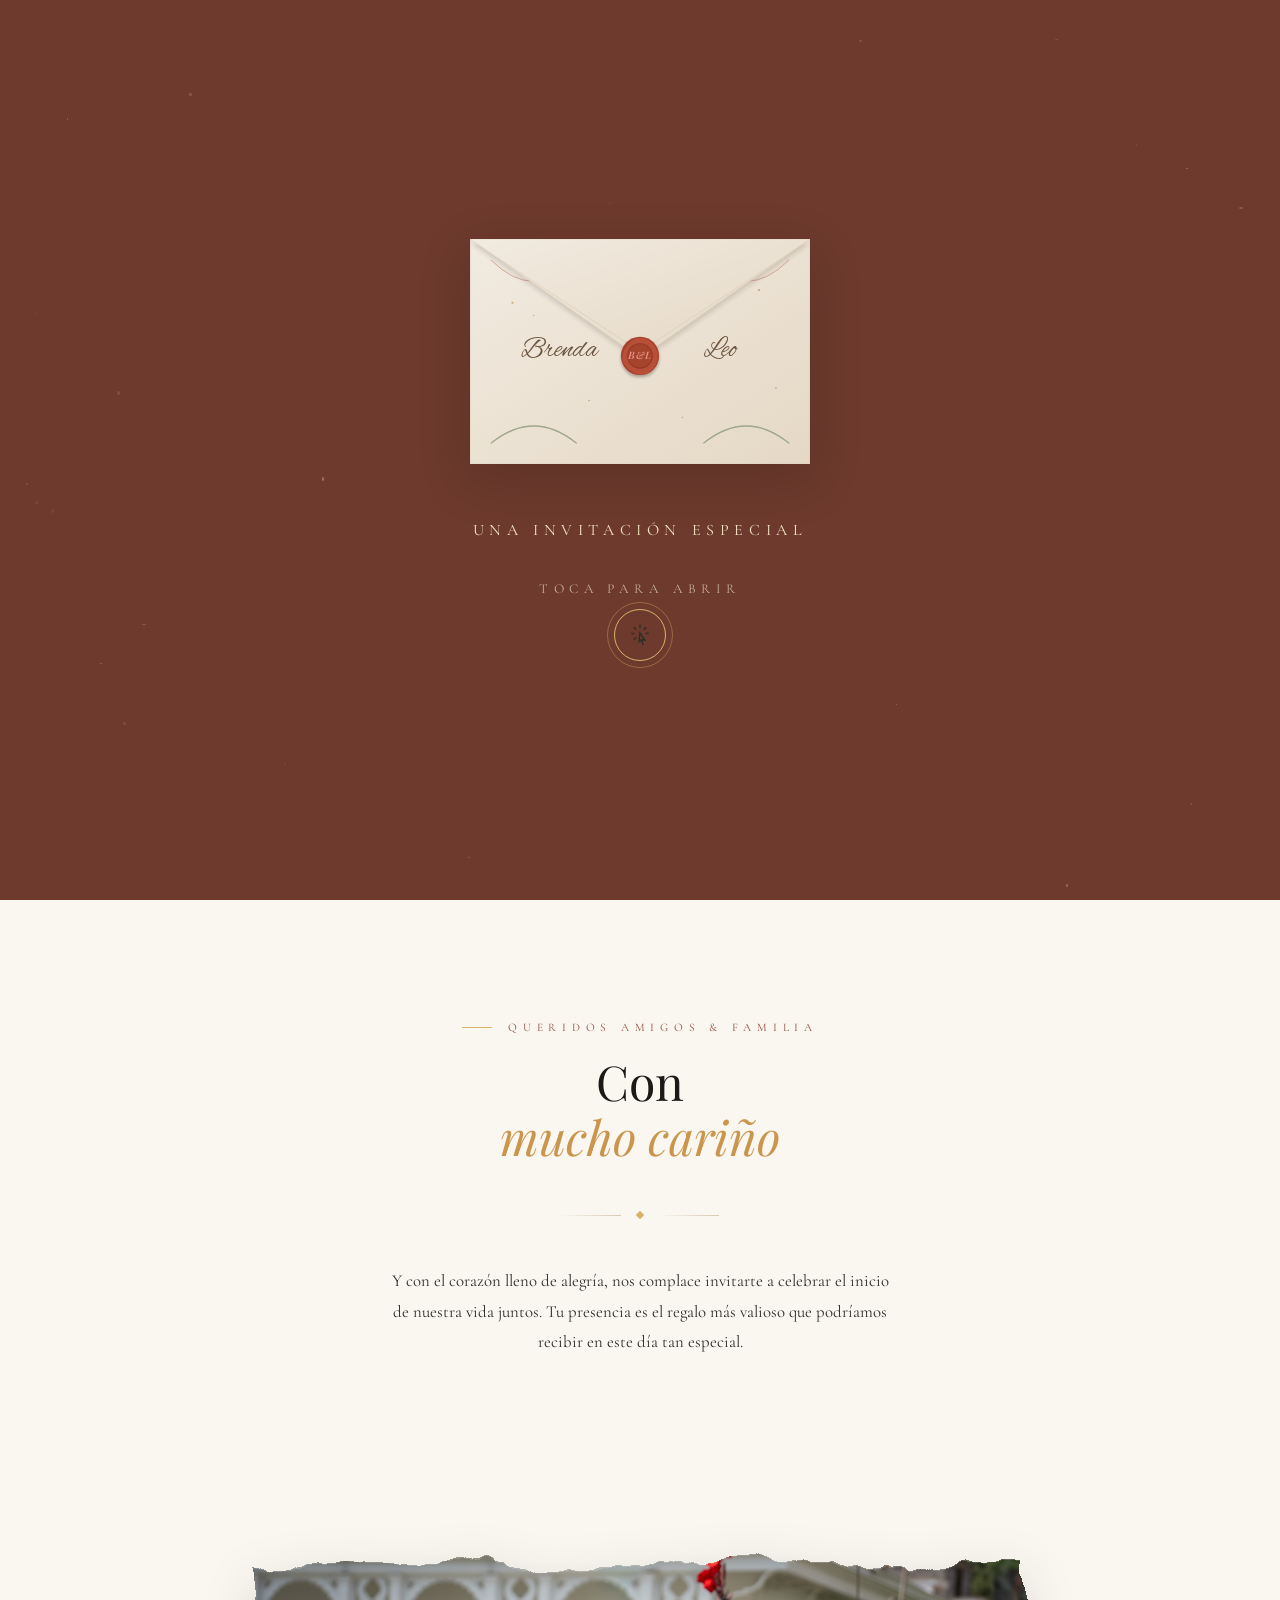
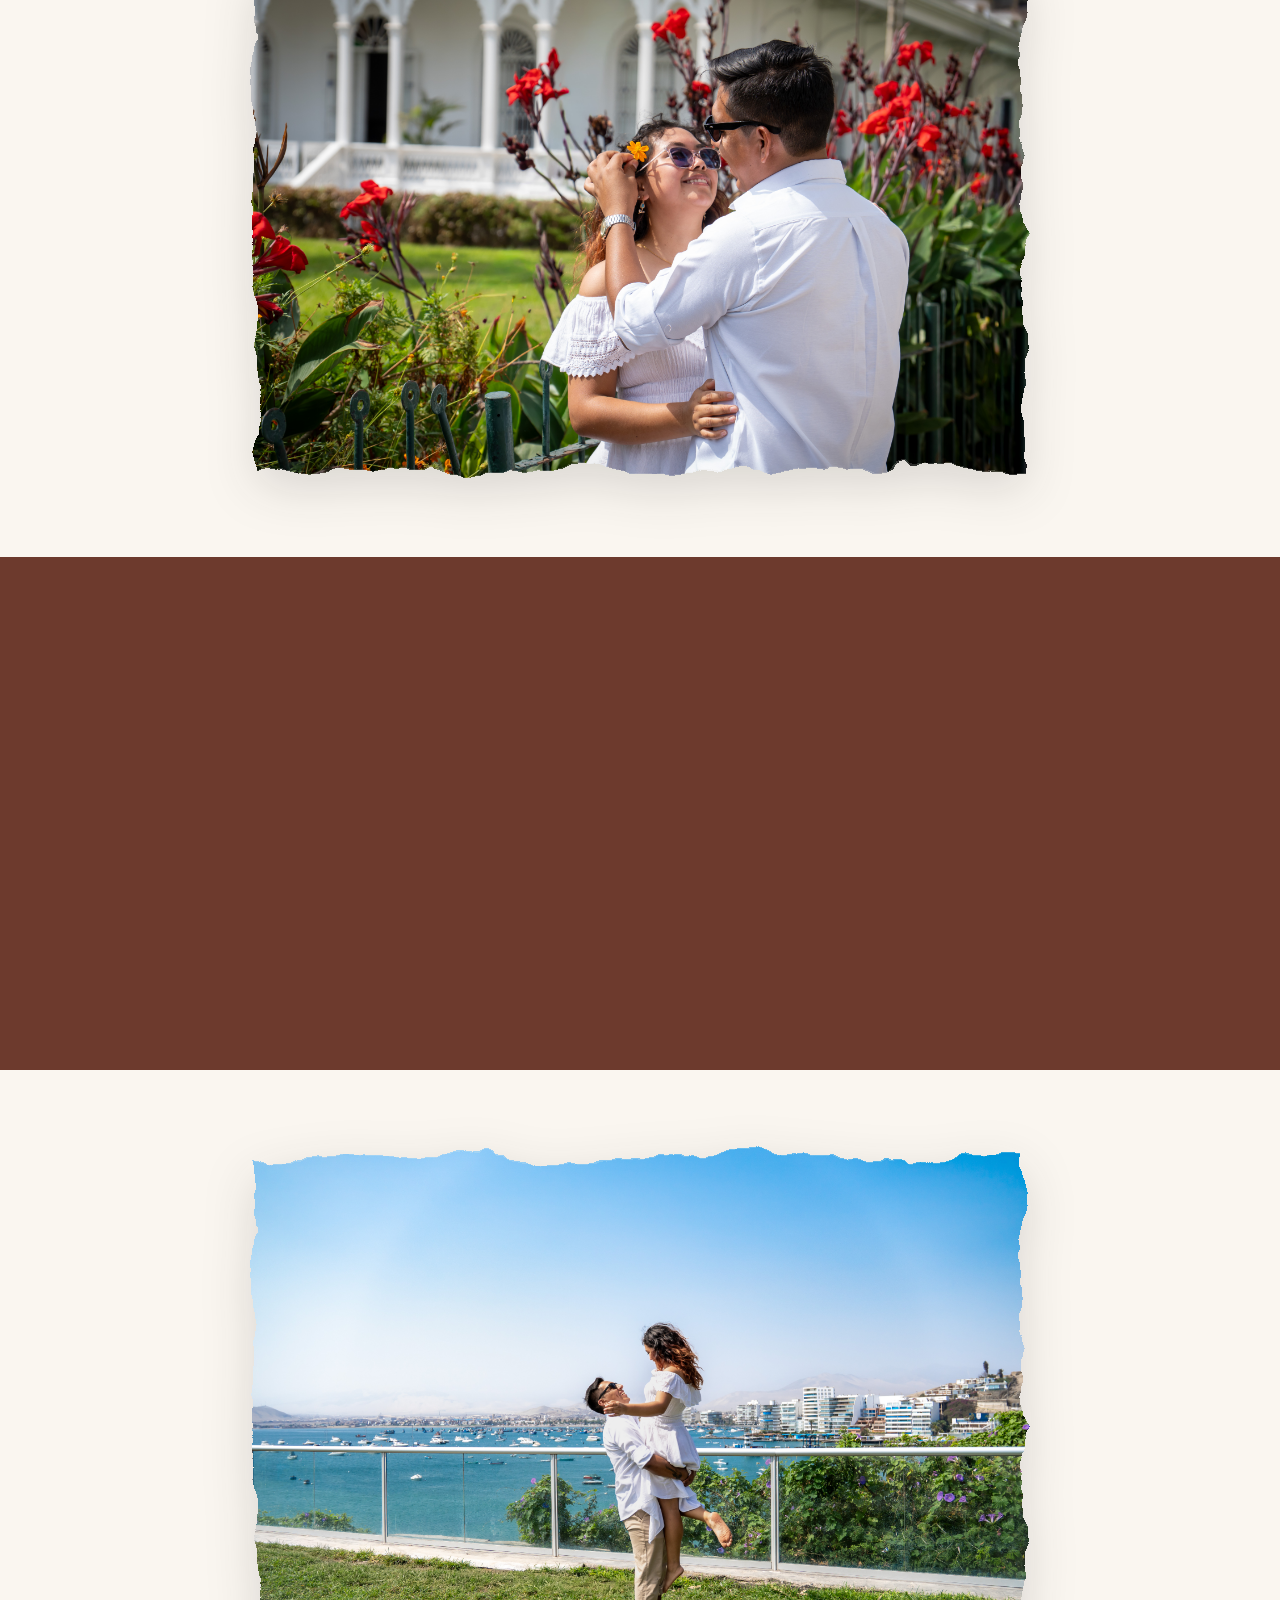
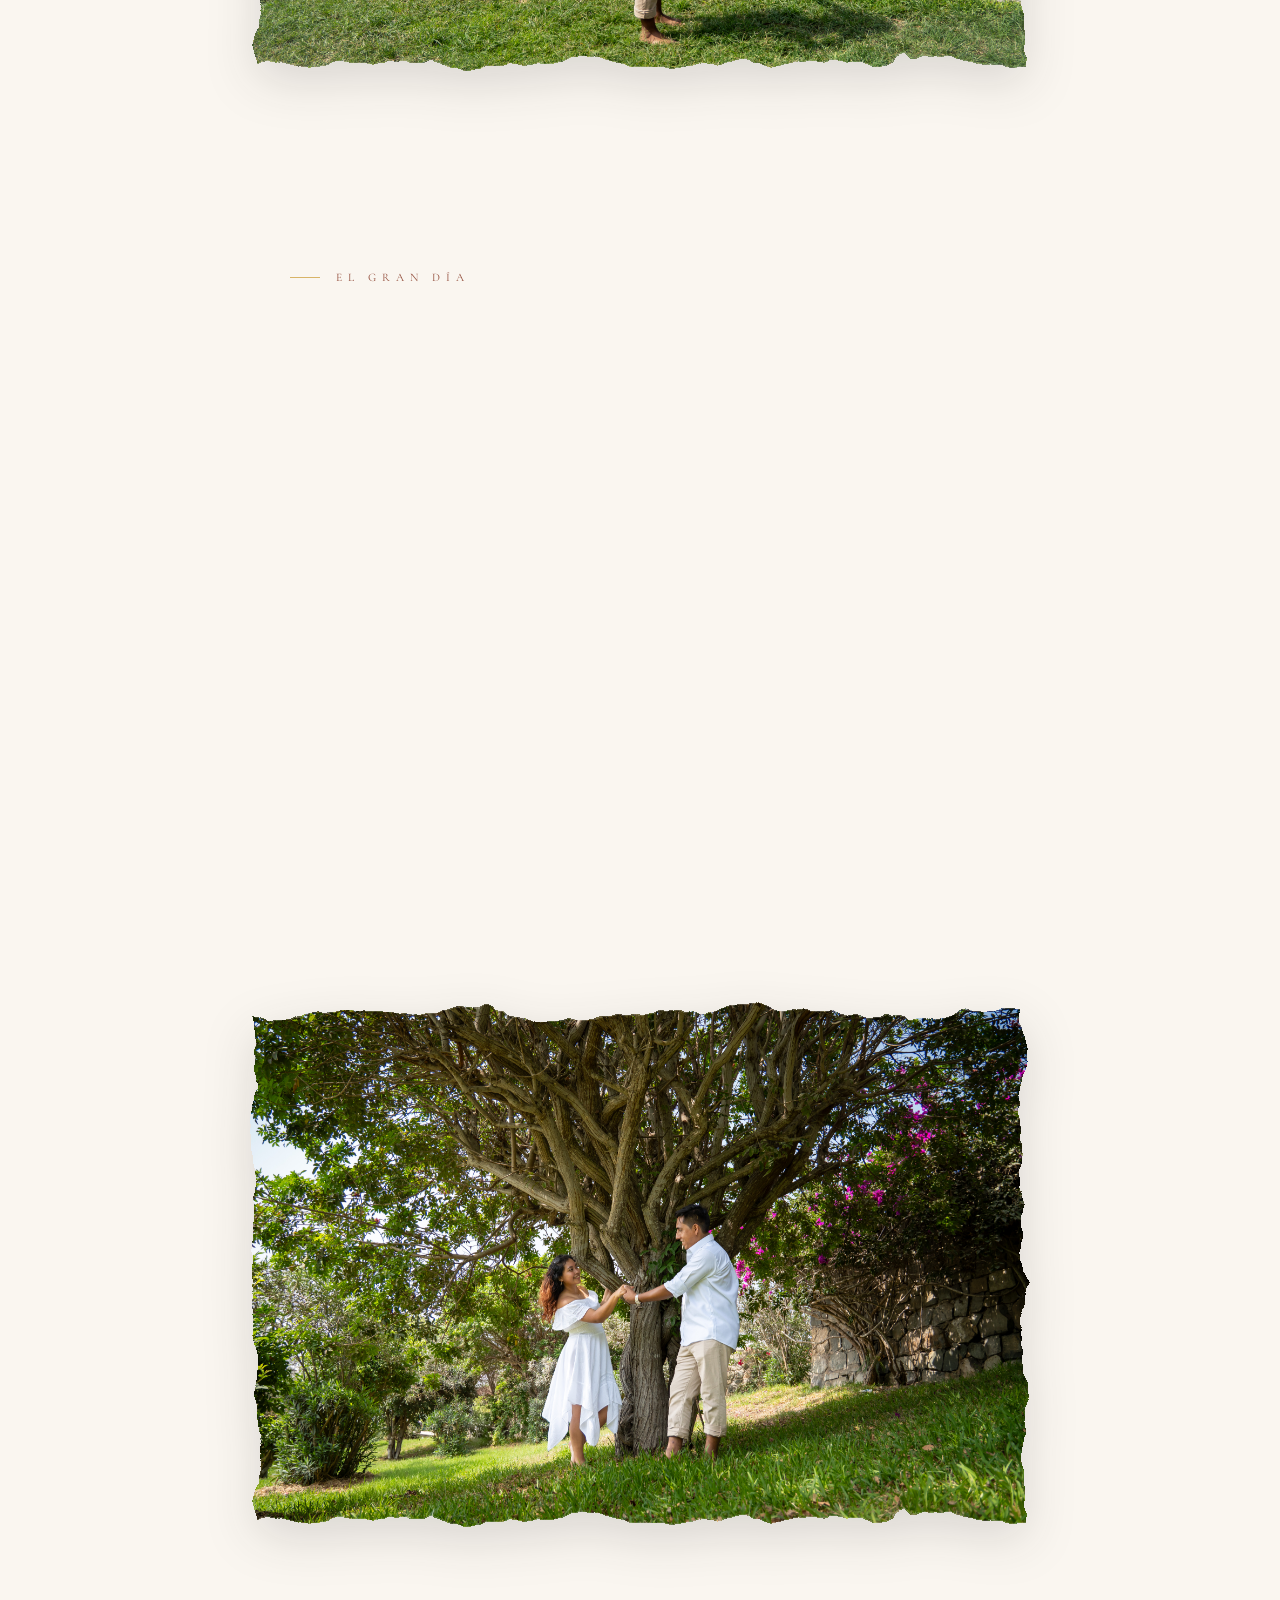
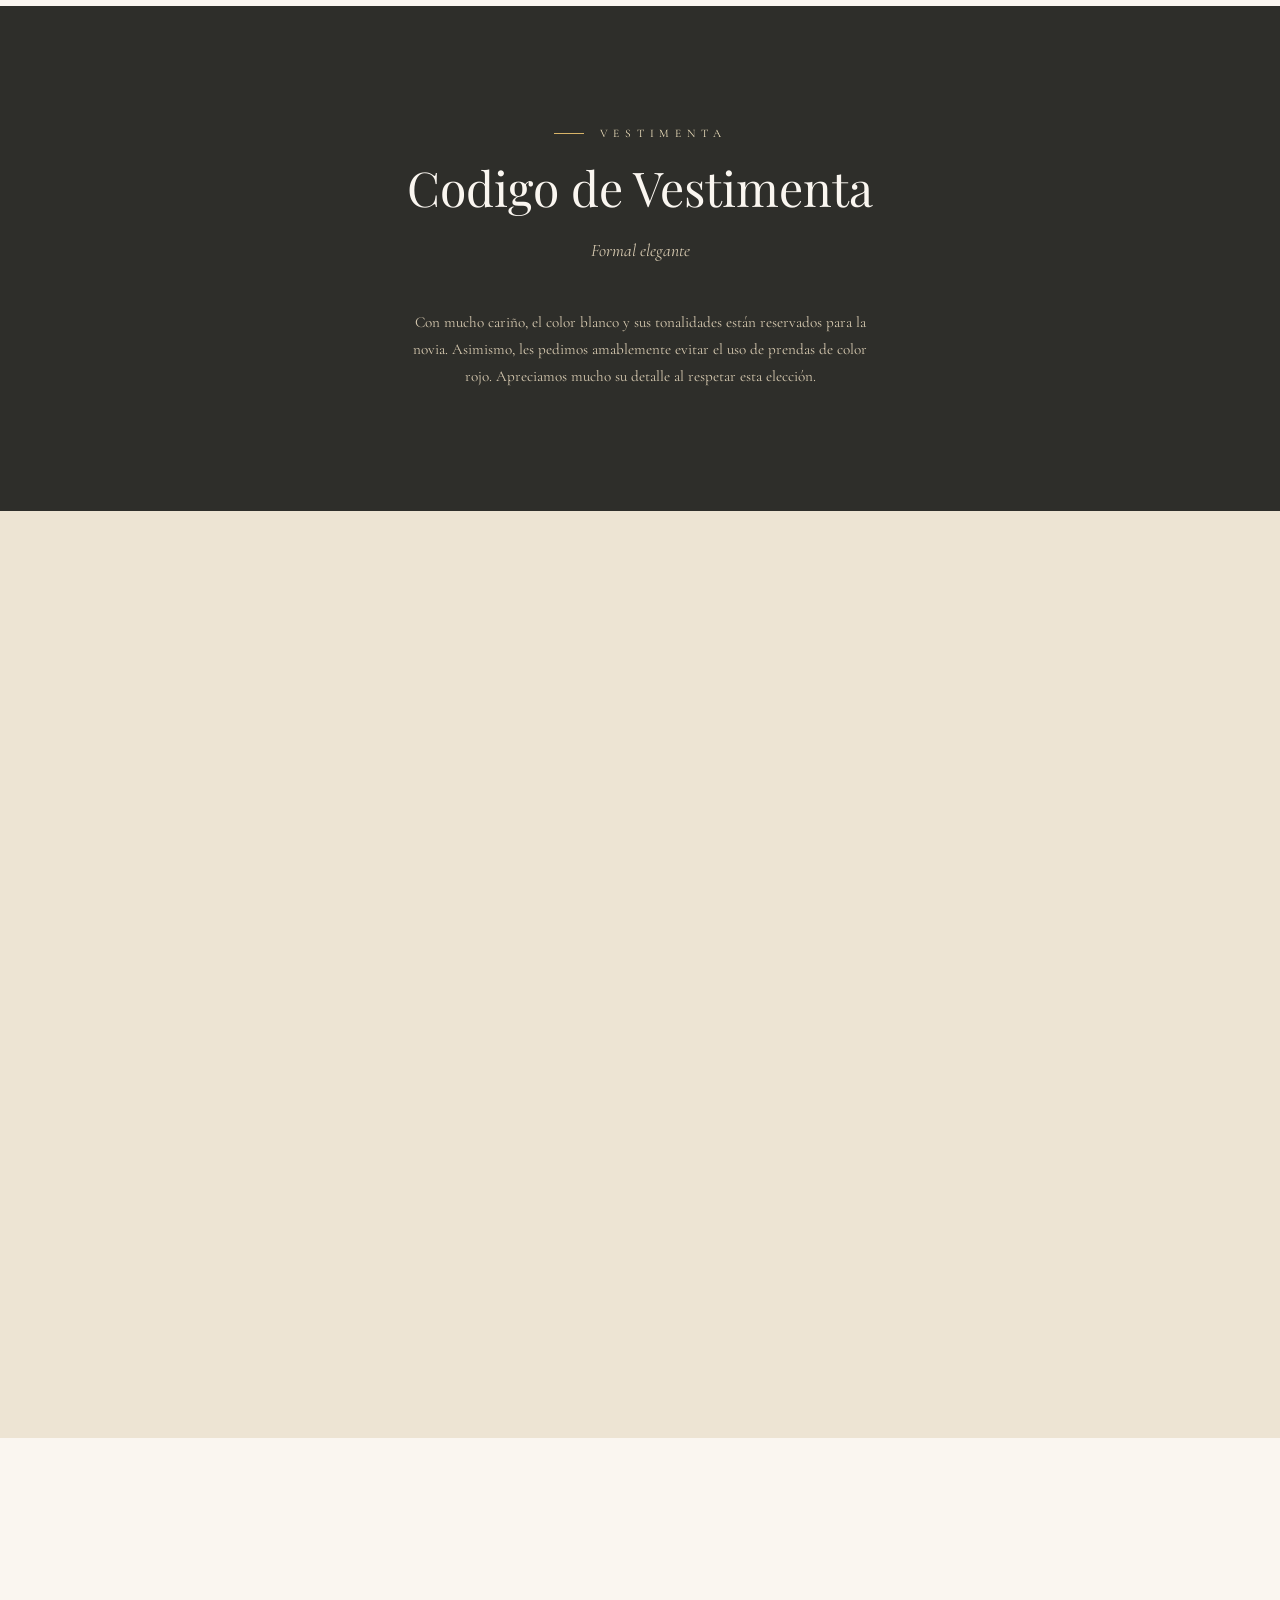
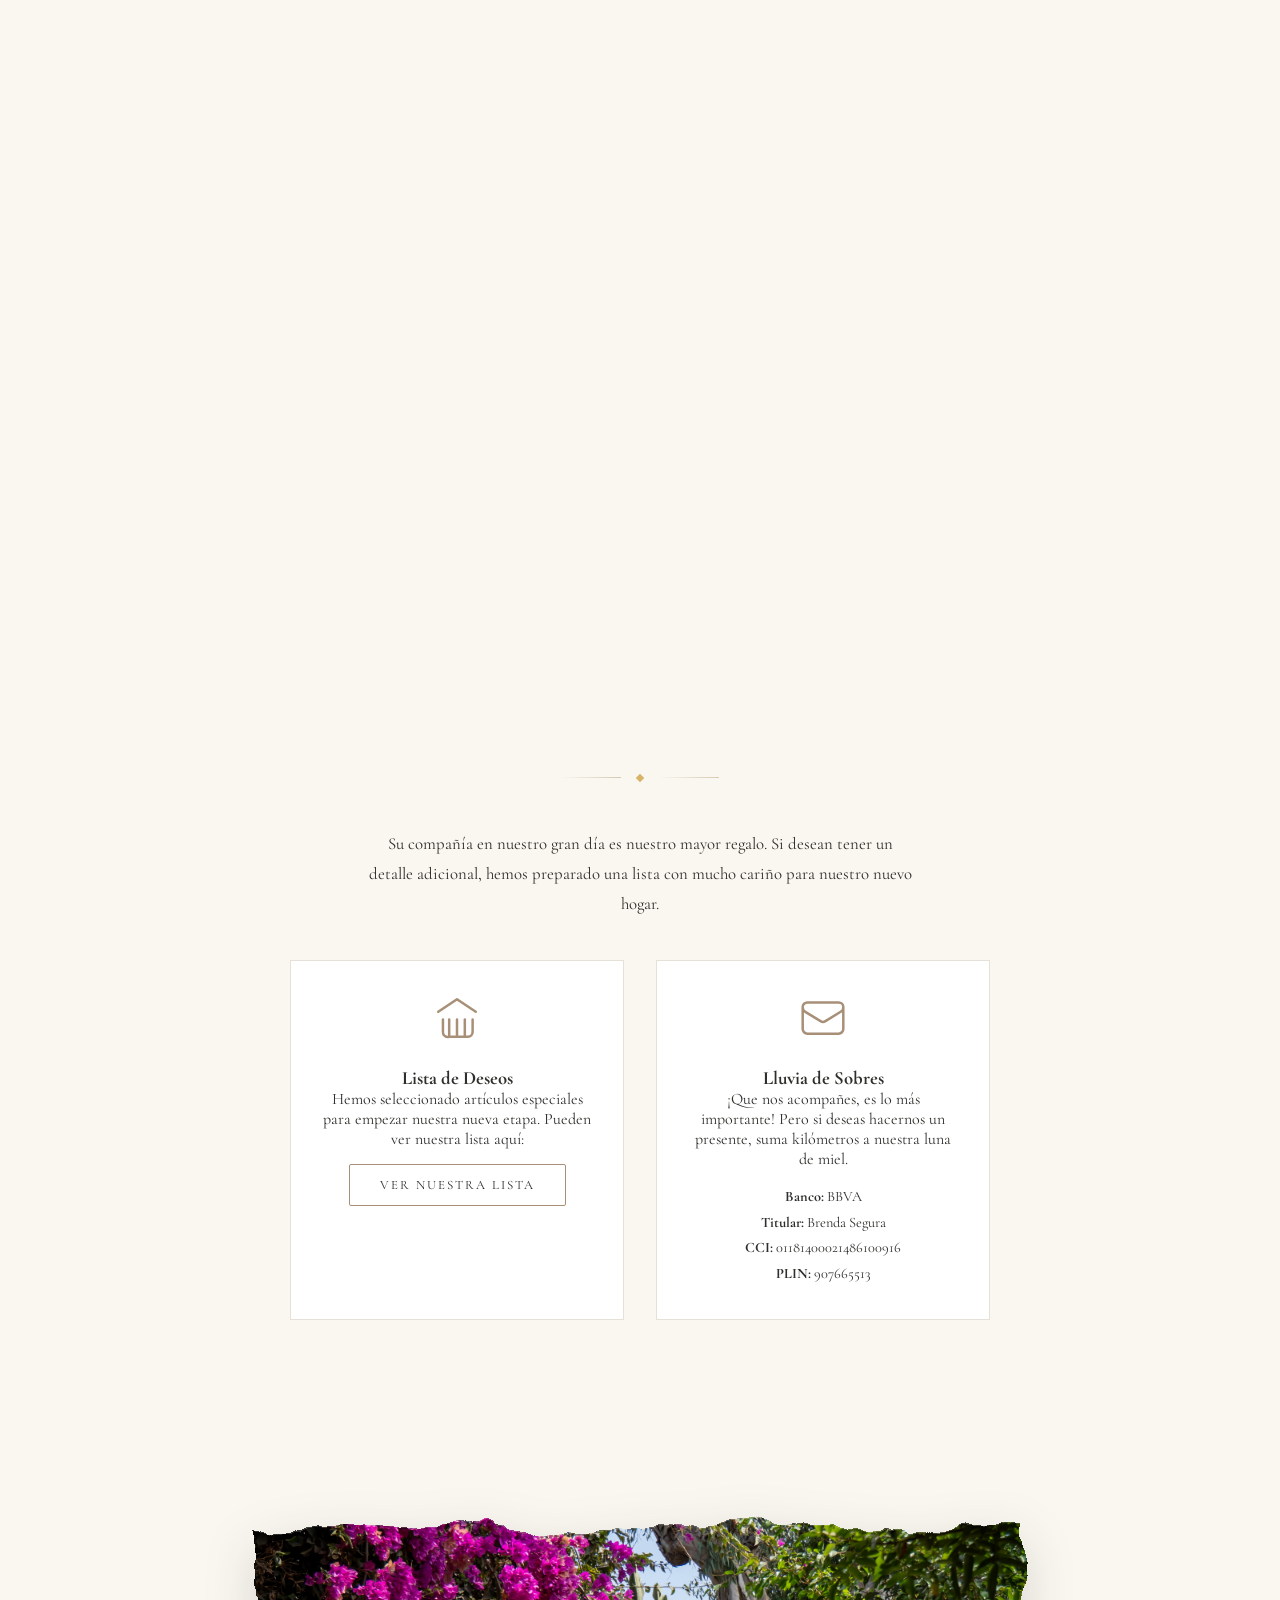
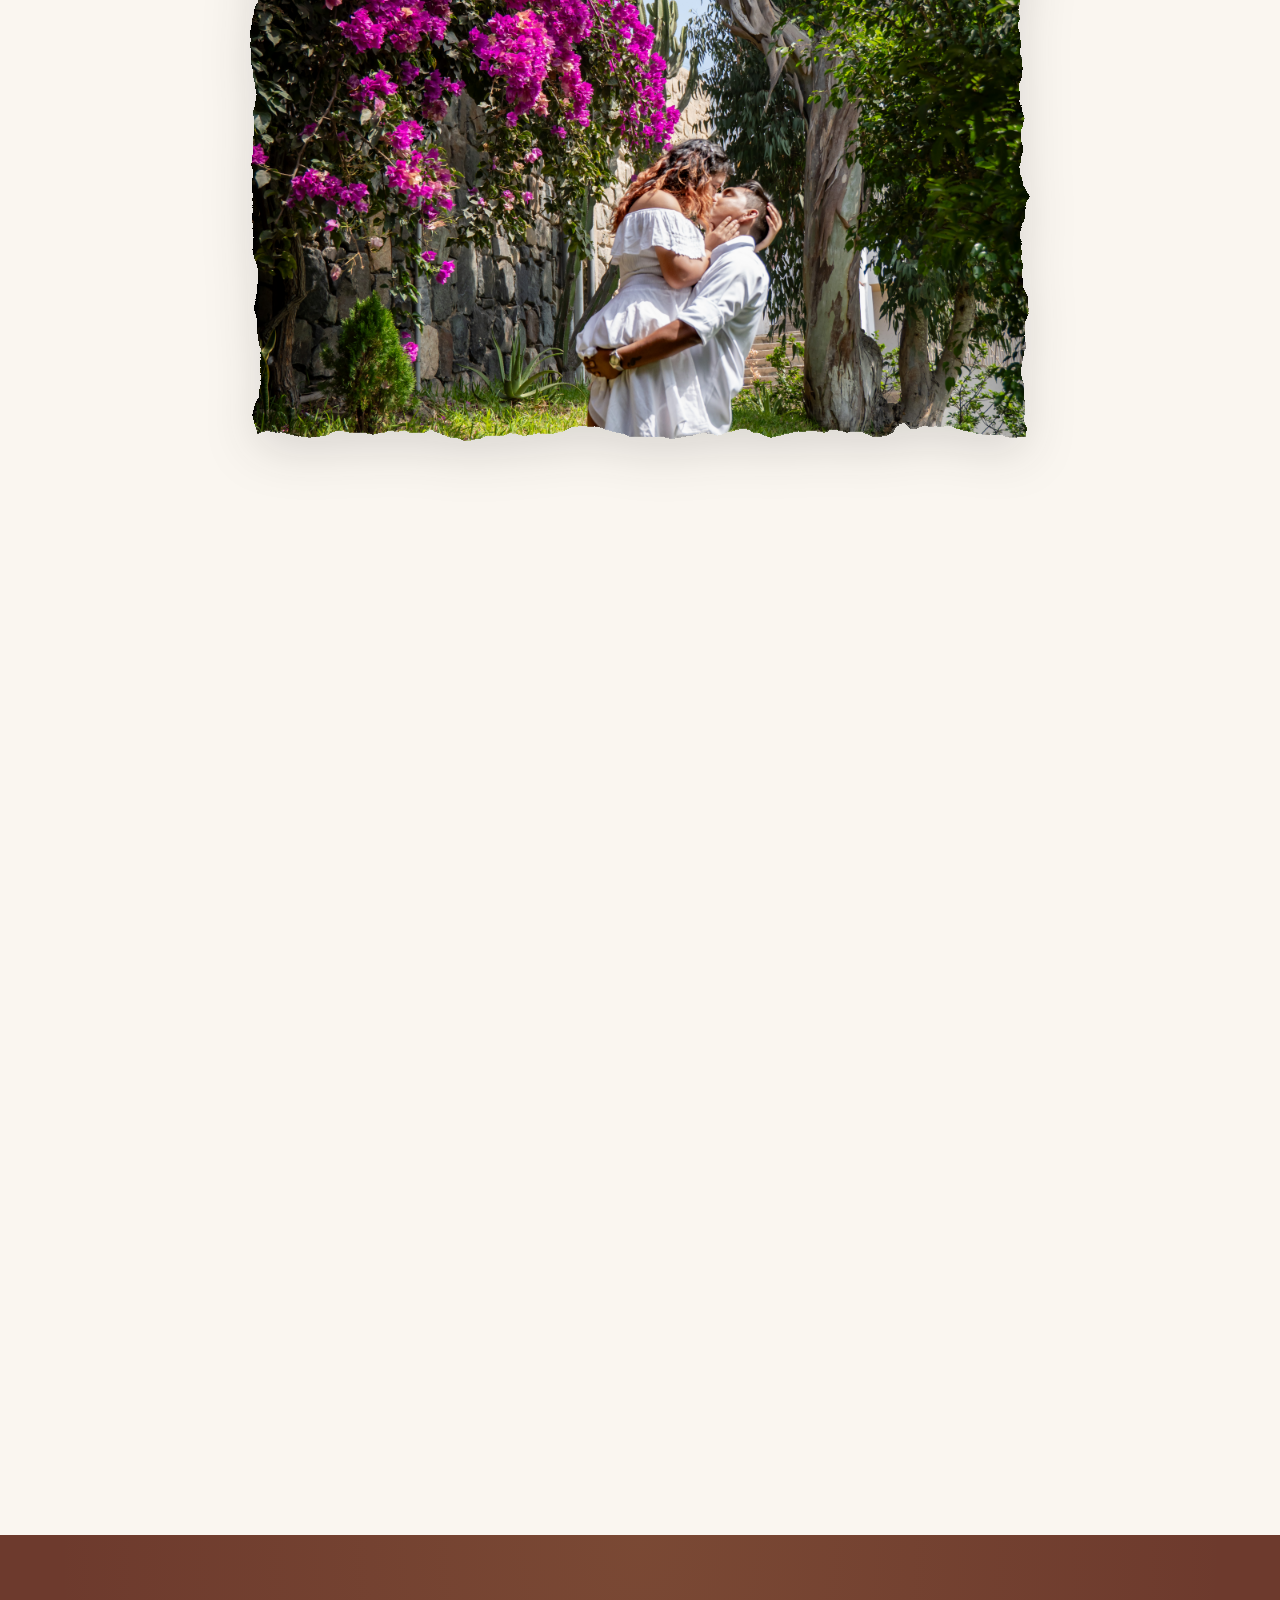
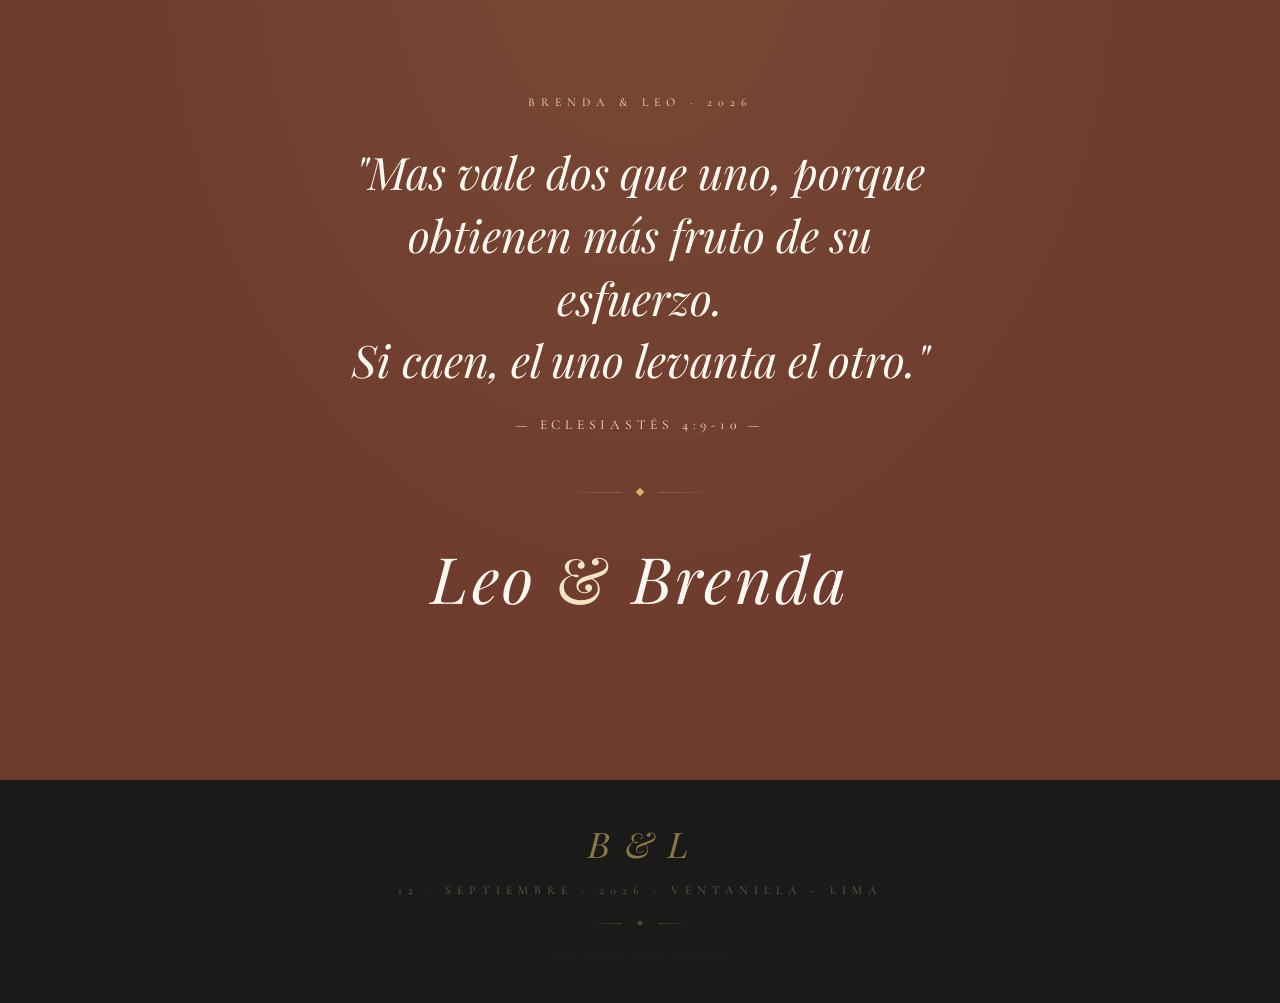
<file: invitacion/index.html>
<!DOCTYPE html>
<html lang="es">
<head>
  <!-- ============================================================
       BRENDA & LEO — Invitación de Boda Premium
       index.html
       ============================================================ -->
  <meta charset="UTF-8" />
  <meta name="viewport" content="width=device-width, initial-scale=1.0, viewport-fit=cover" />
  <meta name="theme-color" content="#3E4E30" />
  <meta name="description" content="Leo & Brenda — Los invitamos a celebrar el inicio de nuestra historia juntos." />

  <!-- Open Graph (para compartir en redes) -->
  <meta property="og:title"       content="Leo & Brenda — Nuestra Boda" />
  <meta property="og:description" content="Acompáñanos a celebrar este momento especial." />
  <meta property="og:type"        content="website" />

  <title>Leo &amp; Brenda — Nuestra Boda</title>

  <!-- Google Fonts (Añadida la fuente Alex Brush para los nombres del sobre) -->
  <link rel="preconnect" href="https://fonts.googleapis.com" />
  <link rel="preconnect" href="https://fonts.gstatic.com" crossorigin />
  <link href="https://fonts.googleapis.com/css2?family=Alex+Brush&family=Playfair+Display:ital,wght@0,400;0,500;0,600;0,700;1,400;1,500;1,600&family=Cormorant+Garamond:ital,wght@0,300;0,400;0,500;0,600;1,300;1,400;1,500&display=swap" rel="stylesheet" />

  <link rel="stylesheet" href="style.css" />

  <!-- Estilos inyectados específicamente para asegurar la animación del nuevo sobre -->
  <style>
    .envelope-wrap {
      perspective: 1200px; /* Necesario para el efecto 3D */
    }
    .envelope-svg {
      width: 100%;
      height: auto;
      filter: drop-shadow(0px 15px 25px rgba(0,0,0,0.15));
    }
    #envelope-flap {
      transform-origin: center 0;
      transition: transform 1.2s cubic-bezier(0.4, 0.0, 0.2, 1);
      transform-style: preserve-3d;
    }
    #wax-seal {
      transition: opacity 0.4s ease, transform 0.6s ease;
      transform-origin: center;
    }
    /* Clases que activan la animación */
    .is-open #envelope-flap {
      transform: rotateX(180deg) !important;
    }
    .is-open #wax-seal {
      opacity: 0 !important;
      transform: scale(1.5) !important;
    }
  </style>
</head>

<body>

  <!-- ══════════════════════════════════════════════════════════
       PANTALLA DE APERTURA — SOBRE ANIMADO
       ══════════════════════════════════════════════════════════ -->
  <div id="envelope-screen" aria-label="Toca para abrir la invitación">

    <!-- Partículas flotantes decorativas -->
    <div class="envelope-particles"></div>

    <div class="envelope-wrap" id="envelope-container">

      <!-- SVG DEL SOBRE SEGURO (Sin filtros complejos) -->
      <svg class="envelope-svg" viewBox="0 0 800 530" xmlns="http://www.w3.org/2000/svg" aria-hidden="true">
        <defs>
          <linearGradient id="paperGrad" x1="0" y1="0" x2="1" y2="1">
            <stop offset="0%" stop-color="#F2EBE1" />
            <stop offset="100%" stop-color="#E5D8C5" />
          </linearGradient>

          <filter id="shadow-flap" x="-10%" y="-10%" width="120%" height="120%">
            <feDropShadow dx="0" dy="8" stdDeviation="6" flood-color="rgba(0,0,0,0.15)" />
          </filter>
          
          <filter id="shadow-seal" x="-20%" y="-20%" width="140%" height="140%">
            <feDropShadow dx="0" dy="5" stdDeviation="4" flood-color="rgba(0,0,0,0.3)" />
          </filter>
        </defs>

        <rect x="0" y="0" width="800" height="530" fill="#D4C5B0" />
        <path d="M 0 0 L 400 280 L 800 0 L 800 530 L 0 530 Z" fill="url(#paperGrad)" stroke="#D8C9B4" stroke-width="2"/>
        
        <g id="decorations">
          <text x="210" y="275" font-family="'Alex Brush', cursive" font-size="65" fill="#6B543D" text-anchor="middle">Brenda</text>
          <!-- Se eliminó el "&" aquí a petición del usuario -->
          <text x="590" y="275" font-family="'Alex Brush', cursive" font-size="65" fill="#6B543D" text-anchor="middle">Leo</text>

          <circle cx="100" cy="150" r="2.5" fill="#C5A47E"/>
          <circle cx="150" cy="180" r="1.5" fill="#C5A47E"/>
          <circle cx="280" cy="380" r="2" fill="#C5A47E"/>
          <circle cx="680" cy="120" r="2.5" fill="#C5A47E"/>
          <circle cx="720" cy="350" r="2" fill="#C5A47E"/>
          <circle cx="500" cy="420" r="1.5" fill="#C5A47E"/>
          
          <path d="M 50 480 Q 150 400 250 480" fill="none" stroke="#9FA68A" stroke-width="3" stroke-linecap="round"/>
          <path d="M 750 480 Q 650 400 550 480" fill="none" stroke="#9FA68A" stroke-width="3" stroke-linecap="round"/>
          <path d="M 50 50 Q 150 150 250 50" fill="none" stroke="#D19E92" stroke-width="2" stroke-linecap="round"/>
          <path d="M 750 50 Q 650 150 550 50" fill="none" stroke="#D19E92" stroke-width="2" stroke-linecap="round"/>
        </g>

        <!-- TAPA DEL SOBRE -->
        <g id="envelope-flap">
          <path d="M 0 0 L 400 280 L 800 0 Z" fill="url(#paperGrad)" filter="url(#shadow-flap)"/>
          <path d="M 20 15 L 400 265 L 780 15" fill="none" stroke="#D8C9B4" stroke-width="1.5"/>
        </g>

        <!-- SELLO DE LACRE -->
        <g id="wax-seal" transform="translate(400, 275)">
          <path d="M 0 -45 C 25 -45 45 -25 45 0 C 45 25 25 45 0 45 C -25 45 -45 25 -45 0 C -45 -25 -25 -45 0 -45 Z" fill="#A6432D" filter="url(#shadow-seal)"/>
          <path d="M -2 -42 C 20 -43 38 -25 42 -5 C 44 15 32 35 15 42 C -5 50 -30 35 -40 15 C -48 -5 -25 -40 -2 -42 Z" fill="#B84F38"/>
          <circle cx="0" cy="0" r="30" fill="#913621" />
          <circle cx="0" cy="0" r="28" fill="#A6432D" />
          <text x="0" y="8" font-family="'Playfair Display', serif" font-size="24" font-weight="600" font-style="italic" fill="#E39485" text-anchor="middle" letter-spacing="1">B&amp;L</text>
        </g>
      </svg>

      <!-- Tagline superior -->
      <p class="envelope-tagline" style="margin-top: 15px;">Una invitación especial</p>

      <!-- Botón de apertura -->
      <div class="envelope-open-btn" onclick="document.getElementById('envelope-container').classList.add('is-open')" style="z-index: 20; position: relative;">
        <span>Toca para abrir</span>
        <div class="pulse-ring" aria-hidden="true">
          <!-- Icono de dedo / toque -->
          <svg viewBox="0 0 24 24" stroke-width="1.5" style="width: 24px; height: 24px; fill: none; stroke: currentColor;">
            <path stroke-linecap="round" stroke-linejoin="round"
              d="M15.042 21.672 13.684 16.6m0 0-2.51 2.225.569-9.47 5.227 7.917-3.286-.672ZM12 2.25V4.5m5.834.166-1.591 1.591M20.25 10.5H18M7.757 14.743l-1.59 1.59M6 10.5H3.75m4.007-4.243-1.59-1.59" />
          </svg>
        </div>
      </div>

    </div>
  </div>
  <!-- /envelope-screen -->


  <!-- ══════════════════════════════════════════════════════════
       HERO PRINCIPAL
       ══════════════════════════════════════════════════════════ -->
  <section id="hero" aria-label="Portada de la invitación">

    <!-- Fondo con efecto parallax -->
    <div class="hero-bg loaded" aria-hidden="true">
    </div>

    <!-- Overlay con gradiente -->
    <div class="hero-overlay" aria-hidden="true"></div>

    <!-- Marco decorativo dorado -->
    <div class="hero-frame" aria-hidden="true"></div>

    <!-- Contenido principal del hero -->
    <div class="hero-content">
      <p class="hero-pre">Con amor &amp; alegría</p>

      <h1 class="hero-names">
        <em>Leo</em>
        <span class="hero-ampersand">&amp;</span>
        <em>Brenda</em>
      </h1>

      <p class="hero-date">12 · Septiembre · 2026</p>

      <div class="hero-divider"></div>

      <p class="hero-location"></p>
    </div>

    <!-- Indicador de scroll -->
    <div class="scroll-indicator" aria-hidden="true">
      <span></span>
      <div class="scroll-line"></div>
    </div>

  </section>
  <!-- /hero -->


  <!-- ══════════════════════════════════════════════════════════
       INTRODUCCIÓN / INVITACIÓN
       ══════════════════════════════════════════════════════════ -->
  <section class="section" id="intro" aria-labelledby="intro-title">
    <div class="section-inner text-center">

      <p class="section-tag reveal" style="justify-content:center">
        Queridos amigos &amp; familia
      </p>

      <h2 class="section-title reveal reveal-delay-1" id="intro-title">
        Con<br>
        <em>mucho cariño</em>
      </h2>

      <div class="ornament reveal reveal-delay-2" aria-hidden="true">
        <div class="ornament-line"></div>
        <div class="ornament-diamond"></div>
        <div class="ornament-line"></div>
      </div>

      <p class="section-subtitle reveal reveal-delay-3" style="max-width:500px;margin:0 auto">
        Y con el corazón lleno de alegría, nos complace invitarte a celebrar
        el inicio de nuestra vida juntos. Tu presencia es el regalo más
        valioso que podríamos recibir en este día tan especial.
      </p>

    </div>
  </section>
  <!-- /intro -->
  <!-- /foto 1-->
<div class="foto-editorial-wrap reveal">
    <img src="boda1.jpeg" alt="Brenda y Leo" class="foto-principal" />
  </div>

  <!-- ══════════════════════════════════════════════════════════
       CUENTA REGRESIVA
       ══════════════════════════════════════════════════════════ -->
<section class="section" id="countdown" aria-labelledby="countdown-title">
    <div class="section-inner text-center">

      <h2 class="section-title reveal reveal-delay-1" id="countdown-title">
        El gran día se <em>acerca</em>
      </h2>

      <p class="section-tag reveal">Faltan</p>

      <div class="countdown-grid" role="timer" aria-label="Cuenta regresiva para la boda">

        <div class="countdown-item reveal reveal-delay-1">
          <span class="countdown-number" id="cd-days">96</span>
          <span class="countdown-label">Días</span>
        </div>

        <div class="countdown-item reveal reveal-delay-2">
          <span class="countdown-number" id="cd-hours">08</span>
          <span class="countdown-label">Horas</span>
        </div>

        <div class="countdown-item reveal reveal-delay-3">
          <span class="countdown-number" id="cd-mins">29</span>
          <span class="countdown-label">Min</span>
        </div>

        <div class="countdown-item reveal reveal-delay-4">
          <span class="countdown-number" id="cd-secs">00</span>
          <span class="countdown-label">Seg</span>
        </div>

      </div>
    </div>
  </section>
  <!-- /countdown -->

  <!-- /foto 2 -->
 
<div class="foto-editorial-wrap reveal">
    <img src="boda2.jpeg" alt="Brenda y Leo" class="foto-principal" />
  </div>


  <!-- ══════════════════════════════════════════════════════════
       CEREMONIA & RECEPCIÓN
       ══════════════════════════════════════════════════════════ -->
  <section class="section" id="ceremony" aria-labelledby="ceremony-title">
    <div class="section-inner">

      <p class="section-tag reveal">El gran día</p>

      <h2 class="section-title reveal reveal-delay-1" id="ceremony-title">
        Información de la<br>
        <em>celebración</em>
      </h2>

      <div class="ornament reveal reveal-delay-2" aria-hidden="true">
        <div class="ornament-line"></div>
        <div class="ornament-diamond"></div>
        <div class="ornament-line"></div>
      </div>

      <div class="event-cards">

        <div class="event-card reveal reveal-delay-2">
          <p class="event-type">
            <svg viewBox="0 0 24 24" stroke-width="1.2" aria-hidden="true">
              <path stroke-linecap="round" stroke-linejoin="round"
                d="M12 3c.132 0 .263 0 .393 0a7.5 7.5 0 0 0 7.92 12.446A9 9 0 1 1 12 3Z" />
            </svg>
            Ceremonia
          </p>
          <h3>Ceremonia Religiosa</h3>
          <div class="event-details">
            <div class="event-detail-row">
              <svg viewBox="0 0 24 24" stroke-width="1.3" aria-hidden="true">
                <path stroke-linecap="round" stroke-linejoin="round"
                  d="M6.75 3v2.25M17.25 3v2.25M3 18.75V7.5a2.25 2.25 0 0 1 2.25-2.25h13.5A2.25 2.25 0 0 1 21 7.5v11.25m-18 0A2.25 2.25 0 0 0 5.25 21h13.5A2.25 2.25 0 0 0 21 18.75m-18 0v-7.5A2.25 2.25 0 0 1 5.25 9h13.5A2.25 2.25 0 0 1 21 11.25v7.5" />
              </svg>
              <span>Sábado 12 de Septiembre, 2026</span>
             </div>
            <div class="event-detail-row">
              <svg viewBox="0 0 24 24" stroke-width="1.3" aria-hidden="true">
                <path stroke-linecap="round" stroke-linejoin="round"
                  d="M12 6v6h4.5m4.5 0a9 9 0 1 1-18 0 9 9 0 0 1 18 0Z" />
              </svg>
              <span>4:00 PM</span>
            </div>
            <div class="event-detail-row">
              <svg viewBox="0 0 24 24" stroke-width="1.3" aria-hidden="true">
                 <path stroke-linecap="round" stroke-linejoin="round"
                  d="M15 10.5a3 3 0 1 1-6 0 3 3 0 0 1 6 0Z" />
                <path stroke-linecap="round" stroke-linejoin="round"
                  d="M19.5 10.5c0 7.142-7.5 11.25-7.5 11.25S4.5 17.642 4.5 10.5a7.5 7.5 0 1 1 15 0Z" />
               </svg>
              <span>Parroquia San Pedro Nolasco<br>Calle 13 - Ciudad Satélite, Callao - Ventanilla</span>
            </div>
          </div>
        </div>

        <div class="event-card reveal reveal-delay-3">
          <p class="event-type">
             <svg viewBox="0 0 24 24" stroke-width="1.2" aria-hidden="true">
              <path stroke-linecap="round" stroke-linejoin="round"
                d="M9.813 15.904 9 18.75l-.813-2.846a4.5 4.5 0 0 0-3.09-3.09L2.25 12l2.846-.813a4.5 4.5 0 0 0 3.09-3.09L9 5.25l.813 2.846a4.5 4.5 0 0 0 3.09 3.09L15.75 12l-2.846.813a4.5 4.5 0 0 0-3.09 3.09Z" />
            </svg>
            Recepción
          </p>
          <h3>Cena &amp; Baile</h3>
          <div class="event-details">
            <div class="event-detail-row">
              <svg viewBox="0 0 24 24" stroke-width="1.3" aria-hidden="true">
                <path stroke-linecap="round" stroke-linejoin="round"
                  d="M6.75 3v2.25M17.25 3v2.25M3 18.75V7.5a2.25 2.25 0 0 1 2.25-2.25h13.5A2.25 2.25 0 0 1 21 7.5v11.25m-18 0A2.25 2.25 0 0 0 5.25 21h13.5A2.25 2.25 0 0 0 21 18.75m-18 0v-7.5A2.25 2.25 0 0 1 5.25 9h13.5A2.25 2.25 0 0 1 21 11.25v7.5" />
              </svg>
              <span>Sábado 12 de Septiembre, 2026</span>
            </div>
            <div class="event-detail-row">
              <svg viewBox="0 0 24 24" stroke-width="1.3" aria-hidden="true">
                <path stroke-linecap="round" stroke-linejoin="round"
                  d="M12 6v6h4.5m4.5 0a9 9 0 1 1-18 0 9 9 0 0 1 18 0Z" />
              </svg>
              <span>5:40 PM — hasta el amanecer</span>
            </div>
            <div class="event-detail-row">
              <svg viewBox="0 0 24 24" stroke-width="1.3" aria-hidden="true">
                <path stroke-linecap="round" stroke-linejoin="round"
                  d="M15 10.5a3 3 0 1 1-6 0 3 3 0 0 1 6 0Z" />
                <path stroke-linecap="round" stroke-linejoin="round"
                   d="M19.5 10.5c0 7.142-7.5 11.25-7.5 11.25S4.5 17.642 4.5 10.5a7.5 7.5 0 1 1 15 0Z" />
              </svg>
              <span>BM PRODUCCIONES<br>Mz C16 Lote 3 - Ex Zona Comercial Ventanilla</span>
            </div>
          </div>
        </div>

      </div>
    </div>
  </section>
  <!-- /ceremony -->


    <!-- /foto3 -->

<div class="foto-editorial-wrap reveal">
    <img src="boda3.jpeg" alt="Brenda y Leo" class="foto-principal" />
  </div>
  <!-- ══════════════════════════════════════════════════════════
       DRESS CODE
       ══════════════════════════════════════════════════════════ -->
  <section class="section" id="dresscode" aria-labelledby="dresscode-title">
    <div class="section-inner text-center">

      <p class="section-tag reveal">Vestimenta</p>

      <h2 class="section-title reveal reveal-delay-1" id="dresscode-title">
        Codigo de Vestimenta
      </h2>

      <p class="dresscode-subtitle reveal reveal-delay-2">
        Formal elegante
      </p>

    </div>

      <p class="dresscode-note reveal reveal-delay-3">
        Con mucho cariño, el color blanco y sus tonalidades están reservados para la novia. Asimismo, les pedimos amablemente evitar el uso de prendas de color rojo. Apreciamos mucho su detalle al respetar esta elección.
      </p>

    </div>
  </section>
  <!-- /dresscode -->




  <!-- ══════════════════════════════════════════════════════════
       UBICACIÓN / MAPA
       ══════════════════════════════════════════════════════════ -->
  <section class="section" id="location" aria-labelledby="location-title">
    <div class="section-inner">

      <p class="section-tag reveal">Cómo llegar</p>

      <h2 class="section-title reveal reveal-delay-1" id="location-title">
        El lugar de la<br>
        <em>celebración</em>
      </h2>

      <div class="location-info reveal reveal-delay-2">
        <p class="location-address">
          <strong>Ceremonia:</strong><br>
          Parroquia San Pedro Nolasco<br>
           Parroquia San Pedro Nolasco Calle 13 - Ciudad Satélite, Callao - Ventanilla <br><br>
          <strong>Recepción:</strong><br>
          BM PRODUCCIONES<br>
          Mz C16 Lote 3 - Ex Zona Comercial Ventanilla
        </p>

        <a
          class="location-btn"
          href="https://maps.app.goo.gl/XEB6nxpQnGJhGUWHA"
          target="_blank"
          rel="noopener noreferrer"
          aria-label="Ver recepción en Google Maps"
        >
          <svg viewBox="0 0 24 24" stroke-width="1.5" aria-hidden="true">
            <path stroke-linecap="round" stroke-linejoin="round"
              d="M15 10.5a3 3 0 1 1-6 0 3 3 0 0 1 6 0Z" />
            <path stroke-linecap="round" stroke-linejoin="round"
              d="M19.5 10.5c0 7.142-7.5 11.25-7.5 11.25S4.5 17.642 4.5 10.5a7.5 7.5 0 1 1 15 0Z" />
          </svg>
          Ver en el mapa
        </a>
      </div>

    </div>

    <!-- Mapa de Google Maps incrustado -->
    <div class="map-container reveal">
      <div class="map-overlay-label" aria-hidden="true">
        C. 11, Ventanilla 07061
      </div>
      <iframe
        src="https://maps.google.com/maps?q=-11.869154,-77.128750&hl=es&z=16&output=embed"
        allowfullscreen=""
        loading="lazy"
        referrerpolicy="no-referrer-when-downgrade"
        title="Ubicación de la boda en el mapa"
        style="border:0; width: 100%; height: 400px;"
      ></iframe>
    </div>
  </section>
  <!-- /location -->


  <!-- /foto4 -->

<div class="foto-editorial-wrap reveal">
    <img src="boda4.jpeg" alt="Brenda y Leo" class="foto-principal" />
  </div>
  <!-- ══════════════════════════════════════════════════════════
       MESA DE REGALOS
       ══════════════════════════════════════════════════════════ -->
<section class="section" id="gifts" aria-labelledby="gifts-title">
  <div class="section-inner text-center">

    <p class="section-tag reveal" style="justify-content:center">Obsequios</p>

    <h2 class="section-title reveal reveal-delay-1" id="gifts-title">
      Detalles para los <em>Novios</em>
    </h2>

    <div class="ornament reveal reveal-delay-2" aria-hidden="true">
      <div class="ornament-line"></div>
      <div class="ornament-diamond"></div>
      <div class="ornament-line"></div>
    </div>

    <p class="section-subtitle reveal reveal-delay-3" style="max-width:550px;margin:0 auto 40px">
      Su compañía en nuestro gran día es nuestro mayor regalo. Si desean tener un detalle adicional, hemos preparado una lista con mucho cariño para nuestro nuevo hogar.
    </p>

    <div class="gifts-grid">
      
      <div class="gift-card reveal reveal-delay-4">
        <div class="gift-icon">
          <svg viewBox="0 0 24 24" fill="none" stroke="currentColor" stroke-width="1.2">
            <path stroke-linecap="round" stroke-linejoin="round" d="M12 21v-8.25M15.75 21v-8.25M8.25 21v-8.25M3 9l9-6 9 6m-1.5 3.75V18.75a2.25 2.25 0 0 1-2.25 2.25h-9A2.25 2.25 0 0 1 5.25 18.75V12.75" />
          </svg>
        </div>
        <h3>Lista de Deseos</h3>
        <p>Hemos seleccionado artículos especiales para empezar nuestra nueva etapa. Pueden ver nuestra lista aquí:</p>
        <a href="/regalos" class="btn-regalos-editorial">Ver nuestra lista</a>
      </div>

<div class="gift-card reveal reveal-delay-5">
          <div class="gift-icon">
            <svg viewBox="0 0 24 24" fill="none" stroke="currentColor" stroke-width="1.2">
              <path stroke-linecap="round" stroke-linejoin="round" d="M21.75 6.75v10.5a2.25 2.25 0 0 1-2.25 2.25h-15a2.25 2.25 0 0 1-2.25-2.25V6.75m19.5 0A2.25 2.25 0 0 0 19.5 4.5h-15a2.25 2.25 0 0 0-2.25 2.25m19.5 0v.243a2.25 2.25 0 0 1-1.07 1.916l-7.5 4.615a2.25 2.25 0 0 1-2.36 0L3.32 8.909A2.25 2.25 0 0 1 2.25 6.993V6.75" />
            </svg>
          </div>
          <h3>Lluvia de Sobres</h3>
          <p>¡Que nos acompañes, es lo más importante! Pero si deseas hacernos un presente, suma kilómetros a nuestra luna de miel.</p>
          <div class="bank-details" style="margin-top: 15px;">
              <p><strong>Banco:</strong> BBVA</p>
              <p><strong>Titular:</strong> Brenda Segura</p>
              <p><strong>CCI:</strong> 01181400021486100916</p>
              <p><strong>PLIN:</strong> 907665513</p>
          </div>
        </div>

    </div>
  </div>
</section>

    <!-- /foto 5 -->
<div class="foto-editorial-wrap reveal">
    <img src="boda5.jpeg" alt="Brenda y Leo" class="foto-principal" />
  </div>
  <!-- ══════════════════════════════════════════════════════════
       RSVP — CONFIRMACIÓN DE ASISTENCIA
       ══════════════════════════════════════════════════════════ -->
  <section class="section" id="rsvp" aria-labelledby="rsvp-title">
    <div class="section-inner">

      <p class="section-tag reveal">Confirmación</p>

      <h2 class="section-title reveal reveal-delay-1" id="rsvp-title">
         Confirma tu<br>
        <em>asistencia</em>
      </h2>

      <p class="section-subtitle reveal reveal-delay-2">
        Amamos a los pequeños de la familia, pero en esta ocasión hemos soñado con una celebración exclusivamente para adultos. Agradecemos de corazón su comprensión.
        Por favor confirma antes del <strong>11 de agosto de 2026</strong>. ¡Tu respuesta es muy importante para nosotros!
      </p>

      <div class="ornament reveal reveal-delay-3" aria-hidden="true">
        <div class="ornament-line"></div>
        <div class="ornament-diamond"></div>
        <div class="ornament-line"></div>
      </div>

      <div id="rsvp-error" class="form-error" role="alert" aria-live="polite"></div>

      <form id="rsvp-form" class="rsvp-form reveal" novalidate aria-label="Formulario de confirmación de asistencia">

        <div class="form-field">
          <label class="form-label" for="field-nombre">Nombre completo *</label>
          <input
            class="form-input"
            type="text"
            id="field-nombre"
            name="nombre"
            placeholder="Tu nombre y apellido"
            required
            autocomplete="name"
            maxlength="120"
          />
        </div>

        <div class="form-field">
          <p class="form-label" id="asistencia-label">¿Podrás asistir? *</p>
          <div class="radio-group" role="radiogroup" aria-labelledby="asistencia-label">
            <label class="radio-option">
              <input type="radio" name="asistencia" value="si" required />
              <span class="radio-custom" aria-hidden="true"></span>
              <span class="radio-text">Con gusto asisto 🥂</span>
            </label>
             <label class="radio-option">
              <input type="radio" name="asistencia" value="no" />
              <span class="radio-custom" aria-hidden="true"></span>
              <span class="radio-text">No podré asistir</span>
            </label>
          </div>
        </div>

        <div class="form-field">
          <label class="form-label" for="field-mensaje">Mensaje para los novios (opcional)</label>
          <textarea
            class="form-textarea"
            id="field-mensaje"
            name="mensaje"
            placeholder="Este espacio es para ti: escríbenos un mensaje para nuestro gran día."
            maxlength="500"
            rows="4"
          ></textarea>
        </div>

        <button type="submit" class="submit-btn" id="rsvp-submit">
          Confirmar Asistencia
        </button>

      </form>

      <div id="rsvp-success" class="rsvp-success" role="status" aria-live="polite">
        <div class="rsvp-success-icon" aria-hidden="true">
          <svg viewBox="0 0 24 24" stroke-width="1.5">
            <path stroke-linecap="round" stroke-linejoin="round" d="m4.5 12.75 6 6 9-13.5" />
          </svg>
        </div>
        <h3>¡Gracias!</h3>
        <p>
          Tu confirmación ha sido recibida con mucho amor.<br>
           ¡No podemos esperar para celebrar contigo!
        </p>
      </div>

    </div>
  </section>
  <!-- /rsvp -->


  <!-- ══════════════════════════════════════════════════════════
       MENSAJE FINAL
       ══════════════════════════════════════════════════════════ -->
  <section id="final" aria-label="Mensaje final de los novios">

    <p class="final-pre reveal">Brenda &amp; Leo · 2026</p>

    <blockquote class="final-quote reveal reveal-delay-1">
      "Mas vale dos que uno, porque obtienen más fruto de su esfuerzo.<br>
      Si caen, el uno levanta el otro."<br>
    </blockquote>

    <p class="final-author reveal reveal-delay-2">— Eclesiastés 4:9-10 —</p>

    <div class="ornament reveal reveal-delay-3" aria-hidden="true" style="margin:40px auto">
      <div class="ornament-line" style="background:linear-gradient(to right, transparent, rgba(184,154,90,0.4))"></div>
      <div class="ornament-diamond"></div>
      <div class="ornament-line" style="background:linear-gradient(to left, transparent, rgba(184,154,90,0.4))"></div>
    </div>

    <p class="final-names reveal reveal-delay-4">
      <em>Leo</em> &amp; <em>Brenda</em>
    </p>

  </section>
  <!-- /final -->


  <!-- ══════════════════════════════════════════════════════════
       FOOTER PREMIUM
       ══════════════════════════════════════════════════════════ -->
  <footer>
    <div class="footer-inner">

      <p class="footer-monogram" aria-label="Monograma B&L">B &amp; L</p>

      <p class="footer-date">12 · Septiembre · 2026 · Ventanilla - Lima</p>

      <div class="ornament" style="margin:8px 0" aria-hidden="true">
        <div class="ornament-line" style="width:30px;background:linear-gradient(to right,transparent,rgba(184,154,90,0.3))"></div>
        <div class="ornament-diamond" style="width:4px;height:4px;background:rgba(184,154,90,0.4)"></div>
        <div class="ornament-line" style="width:30px;background:linear-gradient(to left,transparent,rgba(184,154,90,0.3))"></div>
      </div>

      <p class="footer-credit">Con amor, para siempre</p>

    </div>
  </footer>
  <!-- /footer -->

  <!-- Script principal -->
  <script src="script.js"></script>

  <svg style="position: absolute; width: 0; height: 0;" width="0" height="0">
    <defs>
      <filter id="pergamino-roto">
        <feTurbulence type="fractalNoise" baseFrequency="0.04" numOctaves="4" result="noise" />
        <feDisplacementMap in="SourceGraphic" in2="noise" scale="22" xChannelSelector="R" yChannelSelector="G" />
      </filter>
    </defs>
  </svg>
</body>
</html>
</file>
<file: invitacion/style.css>
/* ============================================================
   BRENDA & LEO — Invitación de Boda Premium
   style.css — Estilos completos actualizados con paleta cálida
   ============================================================ */

/* ── Google Fonts ── */
@import url('https://fonts.googleapis.com/css2?family=Playfair+Display:ital,wght@0,400;0,500;0,600;0,700;1,400;1,500;1,600&family=Cormorant+Garamond:ital,wght@0,300;0,400;0,500;0,600;1,300;1,400;1,500&display=swap');

/* ── Variables — ACTUALIZADAS A PALETA CÁLIDA ── */
:root {
  /* Neutros Bases (Marfil, Crema, Beige Cálido) */
  --marfil:       #FAF6F0; /* Reemplaza --ivory */
  --crema:        #FFFDF5; /* Un tono más claro que marfil */
  --beige-warm:   #EDE4D3; /* Reemplaza --beige */
  --beige-dark:   #D6C9B0; /* Mantenido para profundidad */

  /* Acentos Terrosos (Terracota, Ocre) — Reemplazan los Olivas */
  --terracota:       #934E3C; /* Reemplaza --olive para detalles */
  --terracota-deep:  #6D3A2D; /* Reemplaza --olive-dark para fondos oscuros dramáticos */
  --ocre:            #CA964D; /* Reemplaza --olive-light */

  /* Dorados Suaves — Reemplazan los Dorados Antiguos */
  --gold-soft:    #D8B468; /* Reemplaza --gold, más suave */
  --gold-light:   #E4CFA0; /* Mantenido para gradientes */
  --gold-pale:    #F3E5C1; /* Mantenido para textos sutiles */

  /* Contraste (Se mantienen para legibilidad del texto) */
  --black:        #1A1A18;
  --charcoal:     #2E2E2A; /* Texto principal */
  --white:        #FFFFFF;

  /* Tipografías */
  --font-display: 'Playfair Display', Georgia, serif;
  --font-body:    'Cormorant Garamond', Georgia, serif;

  /* Transiciones y Sombras */
  --transition:   0.6s cubic-bezier(0.25, 0.46, 0.45, 0.94);
  --transition-fast: 0.3s cubic-bezier(0.25, 0.46, 0.45, 0.94);

  --shadow-soft:  0 8px 40px rgba(26,26,24,0.08);
  --shadow-card:  0 20px 60px rgba(26,26,24,0.12);
  --shadow-gold:  0 4px 20px rgba(216,180,104,0.2); /* Dorado suave */

  --max-w:        700px;
}

/* ── Reset & Base ── */
*, *::before, *::after { box-sizing: border-box; margin: 0; padding: 0; }

html {
  scroll-behavior: smooth;
  font-size: 16px;
}

body {
  font-family: var(--font-body);
  background: var(--marfil);
  color: var(--charcoal);
  overflow-x: hidden;
  -webkit-font-smoothing: antialiased;
  -moz-osx-font-smoothing: grayscale;
}

img { display: block; width: 100%; }

a { text-decoration: none; color: inherit; }

/* ── Scrollbar personalizada ── */
::-webkit-scrollbar { width: 4px; }
::-webkit-scrollbar-track { background: var(--marfil); }
::-webkit-scrollbar-thumb { background: var(--gold-soft); border-radius: 2px; }

/* ============================================================
   PANTALLA DE APERTURA (ENVELOPE)
   ============================================================ */
#envelope-screen {
  position: fixed;
  inset: 0;
  z-index: 9999;
  background: var(--terracota-deep); /* Reemplazado oliva oscuro */
  display: flex;
  align-items: center;
  justify-content: center;
  flex-direction: column;
  cursor: pointer;
  transition: opacity 1.2s var(--transition), visibility 1.2s;
}

#envelope-screen.hide {
  opacity: 0;
  visibility: hidden;
  pointer-events: none;
}

/* Sobre SVG animado */
.envelope-wrap {
  position: relative;
  width: min(340px, 90vw);
  display: flex;
  flex-direction: column;
  align-items: center;
  gap: 40px;
}

.envelope-svg {
  width: 100%;
  filter: drop-shadow(0 20px 60px rgba(0,0,0,0.5));
  transition: transform 0.4s ease;
}

#envelope-screen:hover .envelope-svg {
  transform: translateY(-6px);
}

.envelope-tagline {
  font-family: var(--font-body);
  font-size: 1rem;
  letter-spacing: 0.35em;
  color: var(--gold-pale);
  text-transform: uppercase;
  opacity: 0;
  animation: fadeUp 1.4s 0.8s forwards;
}

.envelope-open-btn {
  display: flex;
  flex-direction: column;
  align-items: center;
  gap: 12px;
  opacity: 0;
  animation: fadeUp 1.4s 1.4s forwards;
}

.envelope-open-btn span {
  font-family: var(--font-body);
  font-size: 0.85rem;
  letter-spacing: 0.4em;
  text-transform: uppercase;
  color: var(--beige-warm);
  opacity: 0.7;
}

.pulse-ring {
  width: 52px;
  height: 52px;
  border-radius: 50%;
  border: 1px solid var(--gold-soft);
  position: relative;
  display: flex;
  align-items: center;
  justify-content: center;
}

.pulse-ring::before {
  content: '';
  position: absolute;
  inset: -8px;
  border-radius: 50%;
  border: 1px solid var(--gold-soft);
  opacity: 0.4;
  animation: pulseRing 2s ease-in-out infinite;
}

.pulse-ring svg {
  width: 18px;
  height: 18px;
  stroke: var(--gold-soft);
  fill: none;
}

/* Confeti sutil */
.envelope-particles {
  position: absolute;
  inset: 0;
  pointer-events: none;
  overflow: hidden;
}

.particle {
  position: absolute;
  width: 2px;
  height: 2px;
  border-radius: 50%;
  background: var(--gold-pale);
  opacity: 0.3;
  animation: float linear infinite;
}

/* ============================================================
   HERO PRINCIPAL
   ============================================================ */
#hero {
  position: relative;
  height: 100svh;
  min-height: 600px;
  display: flex;
  align-items: center;
  justify-content: center;
  overflow: hidden;
}

.hero-bg {
  position: absolute;
  inset: 0;
  background:
    linear-gradient(to bottom, rgba(26,26,24,0.35) 0%, rgba(26,26,24,0.1) 40%, rgba(26,26,24,0.5) 100%),
    /* Patrón de textura sutil */
    url("data:image/svg+xml,%3Csvg xmlns='http://www.w3.org/2000/svg' width='100' height='100'%3E%3Cfilter id='n'%3E%3CfeTurbulence type='fractalNoise' baseFrequency='0.9' numOctaves='4' stitchTiles='stitch'/%3E%3C/filter%3E%3Crect width='100%25' height='100%25' filter='url(%23n)' opacity='0.04'/%3E%3C/svg%3E");
  background-color: var(--terracota-deep); /* Fondo base terracota oscuro */
  background-size: cover, 200px 200px;
  background-position: center, center;
  transform: scale(1.05);
  transition: transform 8s ease;
}

.hero-bg.loaded { transform: scale(1); }

/* Imagen principal del hero */
.hero-photo {
  position: absolute;
  inset: 0;
  background-image: var(--hero-img, none);
  background-size: cover;
  background-position: center 30%;
  opacity: 0.7;
}

/* Overlay decorativo con gradiente cálido */
.hero-overlay {
  position: absolute;
  inset: 0;
  background: linear-gradient(
    160deg,
    rgba(147,78,60,0.55) 0%,   /* Tinte Terracota */
    rgba(26,26,24,0.3) 50%,
    rgba(147,78,60,0.65) 100%  /* Tinte Terracota */
  );
}

/* Marco dorado decorativo suave */
.hero-frame {
  position: absolute;
  inset: 20px;
  border: 1px solid rgba(216,180,104,0.25); /* Dorado suave */
  pointer-events: none;
}

.hero-frame::before,
.hero-frame::after {
  content: '';
  position: absolute;
  width: 50px;
  height: 50px;
  border-color: var(--gold-soft);
  border-style: solid;
  opacity: 0.6;
}

.hero-frame::before { top: -1px; left: -1px; border-width: 1px 0 0 1px; }
.hero-frame::after  { bottom: -1px; right: -1px; border-width: 0 1px 1px 0; }

/* Contenido del hero */
.hero-content {
  position: relative;
  z-index: 2;
  text-align: center;
  padding: 0 24px;
  max-width: var(--max-w);
  width: 100%;
}

.hero-pre {
  font-family: var(--font-body);
  font-size: 0.75rem;
  letter-spacing: 0.5em;
  text-transform: uppercase;
  color: var(--gold-pale);
  margin-bottom: 24px;
  opacity: 0;
  transform: translateY(20px);
  transition: opacity 1s 0.3s, transform 1s 0.3s;
}

.hero-names {
  font-family: var(--font-display);
  font-size: clamp(3.2rem, 12vw, 6.5rem);
  font-weight: 400;
  line-height: 0.95;
  color: var(--marfil);
  margin-bottom: 28px;
  opacity: 0;
  transform: translateY(30px);
  transition: opacity 1.2s 0.5s, transform 1.2s 0.5s;
}

.hero-names em {
  font-style: italic;
  color: var(--gold-pale);
}

.hero-ampersand {
  display: block;
  font-size: 0.6em;
  color: var(--gold-soft);
  margin: 0 0 4px;
  letter-spacing: 0.05em;
}

.hero-date {
  font-family: var(--font-body);
  font-size: 1.1rem;
  letter-spacing: 0.3em;
  color: var(--beige-warm);
  text-transform: uppercase;
  opacity: 0;
  transform: translateY(20px);
  transition: opacity 1s 0.9s, transform 1s 0.9s;
}

.hero-divider {
  width: 60px;
  height: 1px;
  background: linear-gradient(to right, transparent, var(--gold-soft), transparent);
  margin: 20px auto;
  opacity: 0;
  transition: opacity 1s 1.1s;
}

.hero-location {
  font-family: var(--font-body);
  font-size: 0.85rem;
  letter-spacing: 0.35em;
  color: var(--beige-warm);
  text-transform: uppercase;
  opacity: 0;
  transform: translateY(20px);
  transition: opacity 1s 1.2s, transform 1s 1.2s;
}

/* Scroll indicator */
.scroll-indicator {
  position: absolute;
  bottom: 40px;
  left: 50%;
  transform: translateX(-50%);
  display: flex;
  flex-direction: column;
  align-items: center;
  gap: 8px;
  z-index: 3;
  opacity: 0;
  transition: opacity 1s 2s;
}

.scroll-indicator span {
  font-family: var(--font-body);
  font-size: 0.7rem;
  letter-spacing: 0.4em;
  text-transform: uppercase;
  color: var(--beige-warm);
  opacity: 0.6;
}

.scroll-line {
  width: 1px;
  height: 40px;
  background: linear-gradient(to bottom, var(--gold-soft), transparent);
  animation: scrollPulse 2s ease-in-out infinite;
}

/* Cuando la invitación está abierta */
.invitation-open .hero-pre,
.invitation-open .hero-names,
.invitation-open .hero-date,
.invitation-open .hero-divider,
.invitation-open .hero-location,
.invitation-open .scroll-indicator {
  opacity: 1;
  transform: translateY(0);
}

/* ============================================================
   LAYOUT COMPARTIDO
   ============================================================ */
.section {
  padding: clamp(60px, 10vw, 120px) clamp(20px, 6vw, 60px);
  position: relative;
}

.section-inner {
  max-width: var(--max-w);
  margin: 0 auto;
}

/* Etiqueta de sección cálida */
.section-tag {
  font-family: var(--font-body);
  font-size: 0.72rem;
  letter-spacing: 0.5em;
  text-transform: uppercase;
  color: var(--terracota); /* Oliva reemplazado */
  display: flex;
  align-items: center;
  gap: 16px;
  margin-bottom: 20px;
}

.section-tag::before {
  content: '';
  display: block;
  width: 30px;
  height: 1px;
  background: var(--gold-soft);
}

/* Título de sección */
.section-title {
  font-family: var(--font-display);
  font-size: clamp(1.9rem, 6vw, 3rem);
  font-weight: 400;
  line-height: 1.15;
  color: var(--black);
  margin-bottom: 24px;
}

.section-title em { font-style: italic; color: var(--ocre); } /* Oliva reemplazado por Ocre */

.section-subtitle {
  font-family: var(--font-body);
  font-size: 1.05rem;
  line-height: 1.8;
  color: var(--charcoal);
  opacity: 0.8;
}

/* Separador ornamental beige oscuro */
.ornament {
  display: flex;
  align-items: center;
  justify-content: center;
  gap: 16px;
  margin: 48px auto;
}

.ornament-line {
  width: 60px;
  height: 1px;
  background: linear-gradient(to right, transparent, var(--beige-dark));
}

.ornament-diamond {
  width: 6px;
  height: 6px;
  background: var(--gold-soft);
  transform: rotate(45deg);
}

/* ============================================================
   ANIMACIONES REVEAL ON SCROLL
   ============================================================ */
.reveal {
  opacity: 0;
  transform: translateY(40px);
  transition: opacity 0.9s var(--transition), transform 0.9s var(--transition);
}

.reveal.visible {
  opacity: 1;
  transform: translateY(0);
}

.reveal-left {
  opacity: 0;
  transform: translateX(-40px);
  transition: opacity 0.9s var(--transition), transform 0.9s var(--transition);
}

.reveal-left.visible { opacity: 1; transform: translateX(0); }

.reveal-right {
  opacity: 0;
  transform: translateX(40px);
  transition: opacity 0.9s var(--transition), transform 0.9s var(--transition);
}

.reveal-right.visible { opacity: 1; transform: translateX(0); }

.reveal-delay-1 { transition-delay: 0.1s; }
.reveal-delay-2 { transition-delay: 0.2s; }
.reveal-delay-3 { transition-delay: 0.3s; }
.reveal-delay-4 { transition-delay: 0.4s; }
.reveal-delay-5 { transition-delay: 0.5s; }

/* ============================================================
   SECCIÓN: CUENTA REGRESIVA
   ============================================================ */
#countdown {
  background: var(--terracota-deep); /* Fondo Oliva oscuro reemplazado */
  color: var(--marfil);
  text-align: center;
  overflow: hidden;
}

#countdown .section-tag { color: var(--gold-pale); justify-content: center; }
#countdown .section-tag::before { background: var(--gold-soft); }

#countdown .section-title { color: var(--marfil); text-align: center; }

.countdown-grid {
  display: grid;
  grid-template-columns: repeat(4, 1fr);
  gap: 12px;
  margin-top: 48px;
}

.countdown-item {
  display: flex;
  flex-direction: column;
  align-items: center;
  gap: 8px;
  padding: 24px 8px;
  border: 1px solid rgba(216,180,104,0.2); /* Dorado suave sutil */
  background: rgba(255,255,255,0.04);
  position: relative;
  overflow: hidden;
}

.countdown-item::before {
  content: '';
  position: absolute;
  inset: 0;
  background: linear-gradient(135deg, rgba(216,180,104,0.06), transparent); /* Gradiente dorado suave */
}

.countdown-number {
  font-family: var(--font-display);
  font-size: clamp(2.2rem, 8vw, 3.8rem);
  font-weight: 400;
  color: var(--gold-pale);
  line-height: 1;
  min-width: 2ch;
  text-align: center;
}

.countdown-label {
  font-family: var(--font-body);
  font-size: 0.65rem;
  letter-spacing: 0.4em;
  text-transform: uppercase;
  color: var(--beige-dark);
  opacity: 0.7;
}

/* ============================================================
   SECCIÓN: HISTORIA DE AMOR
   ============================================================ */
#story {
  background: var(--marfil);
}

.story-timeline {
  position: relative;
  margin-top: 60px;
}

.story-timeline::before {
  content: '';
  position: absolute;
  left: 28px;
  top: 0;
  bottom: 0;
  width: 1px;
  background: linear-gradient(to bottom, transparent, var(--beige-dark) 10%, var(--beige-dark) 90%, transparent);
}

.story-item {
  display: grid;
  grid-template-columns: 56px 1fr;
  gap: 24px;
  margin-bottom: 56px;
  position: relative;
}

.story-year-wrap {
  display: flex;
  flex-direction: column;
  align-items: center;
  gap: 8px;
  position: relative;
  z-index: 1;
}

.story-dot {
  width: 14px;
  height: 14px;
  border-radius: 50%;
  background: var(--gold-soft);
  border: 3px solid var(--marfil);
  box-shadow: 0 0 0 1px var(--gold-soft);
  flex-shrink: 0;
}

.story-year {
  font-family: var(--font-display);
  font-size: 0.75rem;
  font-weight: 600;
  color: var(--ocre); /* Oliva reemplazado por Ocre */
  writing-mode: vertical-lr;
  text-orientation: mixed;
  transform: rotate(180deg);
  letter-spacing: 0.1em;
}

.story-content {
  padding-top: 0;
}

.story-content h3 {
  font-family: var(--font-display);
  font-size: 1.35rem;
  font-weight: 400;
  font-style: italic;
  color: var(--black);
  margin-bottom: 10px;
}

.story-content p {
  font-family: var(--font-body);
  font-size: 1rem;
  line-height: 1.85;
  color: var(--charcoal);
  opacity: 0.75;
}

/* ============================================================
   SECCIÓN: FOTOGRAFÍA EDITORIAL
   ============================================================ */
#editorial {
  background: var(--beige-warm);
  padding-top: 0;
  padding-bottom: 0;
  overflow: hidden;
}

.editorial-grid {
  display: grid;
  grid-template-columns: 1fr 1fr;
  grid-template-rows: auto;
  gap: 3px;
}

.editorial-photo {
  position: relative;
  overflow: hidden;
  cursor: pointer;
}

.editorial-photo img,
.editorial-photo .photo-placeholder {
  width: 100%;
  height: 100%;
  object-fit: cover;
  transition: transform 0.8s var(--transition);
}

.photo-placeholder {
  display: flex;
  align-items: center;
  justify-content: center;
  background: var(--terracota-deep); /* Oliva oscuro reemplazado */
  position: relative;
  overflow: hidden;
  min-height: 220px;
}

.photo-placeholder::after {
  content: '';
  position: absolute;
  inset: 0;
  background: linear-gradient(135deg, rgba(216,180,104,0.15) 0%, transparent 60%); /* Gradiente dorado suave */
}

.photo-num {
  font-family: var(--font-display);
  font-size: 3rem;
  color: rgba(250,246,240,0.15); /* Marfil con opacidad */
  font-style: italic;
  z-index: 1;
}

.editorial-photo:hover .photo-placeholder { transform: scale(1.04); }

/* Foto grande que ocupa 2 columnas */
.editorial-photo.wide {
  grid-column: span 2;
  height: 300px;
}

.editorial-photo.tall {
  height: 260px;
}

/* Overlay con texto */
.photo-caption {
  position: absolute;
  bottom: 0;
  left: 0;
  right: 0;
  padding: 20px 16px;
  background: linear-gradient(to top, rgba(26,26,24,0.7), transparent);
  color: var(--marfil);
  font-family: var(--font-body);
  font-style: italic;
  font-size: 0.9rem;
  letter-spacing: 0.05em;
  opacity: 0;
  transition: opacity 0.4s;
}

.editorial-photo:hover .photo-caption { opacity: 1; }

/* ============================================================
   SECCIÓN: CEREMONIA & RECEPCIÓN
   ============================================================ */
#ceremony {
  background: var(--marfil);
}

.event-cards {
  display: flex;
  flex-direction: column;
  gap: 24px;
  margin-top: 40px;
}

.event-card {
  border: 1px solid var(--beige-dark);
  padding: 32px 28px;
  position: relative;
  background: var(--white);
  transition: box-shadow var(--transition-fast), transform var(--transition-fast);
}

.event-card:hover {
  box-shadow: var(--shadow-card);
  transform: translateY(-3px);
}

/* Esquina decorativa dorada suave */
.event-card::before,
.event-card::after {
  content: '';
  position: absolute;
  width: 20px;
  height: 20px;
  border-color: var(--gold-soft);
  border-style: solid;
  opacity: 0.5;
}

.event-card::before { top: -1px; left: -1px; border-width: 1px 0 0 1px; }
.event-card::after  { bottom: -1px; right: -1px; border-width: 0 1px 1px 0; }

.event-type {
  font-family: var(--font-body);
  font-size: 0.72rem;
  letter-spacing: 0.5em;
  text-transform: uppercase;
  color: var(--terracota); /* Oliva reemplazado */
  margin-bottom: 12px;
  display: flex;
  align-items: center;
  gap: 10px;
}

.event-type svg {
  width: 14px;
  height: 14px;
  stroke: var(--gold-soft);
  fill: none;
}

.event-card h3 {
  font-family: var(--font-display);
  font-size: 1.6rem;
  font-weight: 400;
  font-style: italic;
  color: var(--black);
  margin-bottom: 20px;
}

.event-details { display: flex; flex-direction: column; gap: 12px; }

.event-detail-row {
  display: flex;
  align-items: flex-start;
  gap: 14px;
  font-family: var(--font-body);
  font-size: 1rem;
  color: var(--charcoal);
  opacity: 0.8;
  line-height: 1.5;
}

.event-detail-row svg {
  width: 16px;
  height: 16px;
  stroke: var(--gold-soft);
  fill: none;
  flex-shrink: 0;
  margin-top: 3px;
}

/* ============================================================
   SECCIÓN: DRESS CODE
   ============================================================ */
#dresscode {
  background: var(--charcoal); /* Mantenido para contraste de paletas */
  color: var(--marfil);
  text-align: center;
}

#dresscode .section-tag { color: var(--gold-pale); justify-content: center; }
#dresscode .section-tag::before { background: var(--gold-soft); }
#dresscode .section-title { color: var(--marfil); text-align: center; }

.dresscode-subtitle {
  font-family: var(--font-body);
  font-style: italic;
  font-size: 1.1rem;
  color: var(--beige-dark);
  margin-bottom: 48px;
}

.dresscode-palette {
  display: flex;
  justify-content: center;
  gap: 16px;
  flex-wrap: wrap;
  margin-bottom: 48px;
}

.palette-item {
  display: flex;
  flex-direction: column;
  align-items: center;
  gap: 10px;
}

.palette-swatch {
  width: 56px;
  height: 56px;
  border-radius: 50%;
  border: 1px solid rgba(255,255,255,0.1);
  transition: transform 0.3s ease;
}

.palette-swatch:hover { transform: scale(1.15); }

.palette-name {
  font-family: var(--font-body);
  font-size: 0.72rem;
  letter-spacing: 0.25em;
  text-transform: uppercase;
  color: var(--beige-dark);
  opacity: 0.7;
}

.dresscode-note {
  font-family: var(--font-body);
  font-size: 0.95rem;
  line-height: 1.8;
  color: var(--beige-dark);
  opacity: 0.7;
  max-width: 480px;
  margin: 0 auto;
}

/* ============================================================
   SECCIÓN: GALERÍA
   ============================================================ */
#gallery {
  background: var(--marfil);
}

.gallery-grid {
  display: grid;
  grid-template-columns: repeat(3, 1fr);
  gap: 4px;
  margin-top: 40px;
}

.gallery-item {
  aspect-ratio: 1;
  overflow: hidden;
  cursor: pointer;
  position: relative;
  background: var(--beige-warm);
}

.gallery-item .g-placeholder {
  width: 100%;
  height: 100%;
  display: flex;
  align-items: center;
  justify-content: center;
  background: var(--terracota-deep); /* Oliva oscuro reemplazado */
  transition: transform 0.6s var(--transition);
  position: relative;
}

.gallery-item .g-placeholder::after {
  content: '';
  position: absolute;
  inset: 0;
  background: linear-gradient(135deg, rgba(216,180,104,0.1), transparent); /* Dorado suave sutil */
}

.gallery-item:nth-child(2n) .g-placeholder { background: var(--ocre); } /* Oliva reemplazado por Ocre */
.gallery-item:nth-child(3n) .g-placeholder { background: var(--charcoal); }

.gallery-item:hover .g-placeholder { transform: scale(1.07); }

.g-num {
  font-family: var(--font-display);
  font-size: 2rem;
  color: rgba(250,246,240,0.2); /* Marfil con opacidad */
  font-style: italic;
  z-index: 1;
}

.gallery-item .g-overlay {
  position: absolute;
  inset: 0;
  background: rgba(26,26,24,0.45);
  opacity: 0;
  transition: opacity 0.3s;
  display: flex;
  align-items: center;
  justify-content: center;
  z-index: 2;
}

.gallery-item:hover .g-overlay { opacity: 1; }

.g-overlay-icon {
  width: 36px;
  height: 36px;
  border-radius: 50%;
  border: 1px solid var(--gold-soft);
  display: flex;
  align-items: center;
  justify-content: center;
}

.g-overlay-icon svg {
  width: 16px;
  height: 16px;
  stroke: var(--gold-soft);
  fill: none;
}

/* Lightbox */
#lightbox {
  position: fixed;
  inset: 0;
  z-index: 8000;
  background: rgba(26,26,24,0.95);
  display: flex;
  align-items: center;
  justify-content: center;
  opacity: 0;
  visibility: hidden;
  transition: opacity 0.4s, visibility 0.4s;
}

#lightbox.open {
  opacity: 1;
  visibility: visible;
}

.lightbox-inner {
  max-width: min(90vw, 600px);
  max-height: 80vh;
  position: relative;
}

.lightbox-inner img { border-radius: 2px; max-height: 80vh; object-fit: contain; }

.lightbox-close {
  position: absolute;
  top: -44px;
  right: 0;
  width: 36px;
  height: 36px;
  border-radius: 50%;
  border: 1px solid rgba(216,180,104,0.4); /* Dorado suave */
  background: none;
  cursor: pointer;
  display: flex;
  align-items: center;
  justify-content: center;
  transition: border-color 0.2s, background 0.2s;
}

.lightbox-close:hover { background: rgba(216,180,104,0.1); border-color: var(--gold-soft); }

.lightbox-close svg { width: 16px; height: 16px; stroke: var(--marfil); fill: none; }

/* ============================================================
   SECCIÓN: MAPA / UBICACIÓN
   ============================================================ */
#location {
  background: var(--beige-warm);
  padding-bottom: 0;
}

.location-info {
  margin-bottom: 32px;
}

.location-address {
  font-family: var(--font-body);
  font-size: 1.05rem;
  line-height: 1.8;
  color: var(--charcoal);
  opacity: 0.8;
  margin-bottom: 20px;
}

.location-btn {
  display: inline-flex;
  align-items: center;
  gap: 10px;
  padding: 14px 28px;
  border: 1px solid var(--terracota); /* Oliva reemplazado */
  font-family: var(--font-body);
  font-size: 0.85rem;
  letter-spacing: 0.3em;
  text-transform: uppercase;
  color: var(--terracota); /* Oliva reemplazado */
  transition: background var(--transition-fast), color var(--transition-fast);
  cursor: pointer;
  background: transparent;
}

.location-btn:hover {
  background: var(--terracota); /* Oliva reemplazado */
  color: var(--marfil);
}

.location-btn svg { width: 16px; height: 16px; stroke: currentColor; fill: none; }

.map-container {
  position: relative;
  height: 320px;
  background: var(--terracota-deep); /* Oliva oscuro reemplazado */
  overflow: hidden;
  margin-top: 40px;
}

.map-container iframe {
  width: 100%;
  height: 100%;
  border: 0;
  filter: grayscale(20%) contrast(1.1);
}

.map-overlay-label {
  position: absolute;
  top: 20px;
  left: 20px;
  background: var(--white);
  padding: 10px 16px;
  box-shadow: var(--shadow-card);
  font-family: var(--font-body);
  font-size: 0.85rem;
  color: var(--black);
  letter-spacing: 0.05em;
  z-index: 1;
}

/* ============================================================
   SECCIÓN: RSVP
   ============================================================ */
#rsvp {
  background: var(--marfil);
}

.rsvp-form {
  margin-top: 48px;
  display: flex;
  flex-direction: column;
  gap: 24px;
}

.form-field {
  display: flex;
  flex-direction: column;
  gap: 8px;
}

.form-label {
  font-family: var(--font-body);
  font-size: 0.78rem;
  letter-spacing: 0.35em;
  text-transform: uppercase;
  color: var(--ocre); /* Oliva reemplazado por Ocre */
}

.form-input,
.form-select,
.form-textarea {
  font-family: var(--font-body);
  font-size: 1.05rem;
  color: var(--black);
  background: transparent;
  border: none;
  border-bottom: 1px solid var(--beige-dark);
  padding: 12px 0;
  outline: none;
  transition: border-color var(--transition-fast);
  width: 100%;
  appearance: none;
  -webkit-appearance: none;
}

.form-input::placeholder,
.form-textarea::placeholder { color: var(--charcoal); opacity: 0.3; }

.form-input:focus,
.form-select:focus,
.form-textarea:focus { border-color: var(--gold-soft); }

.form-textarea { resize: vertical; min-height: 90px; }

/* Radio buttons estilizados cálidos */
.radio-group {
  display: flex;
  gap: 16px;
  flex-wrap: wrap;
}

.radio-option {
  display: flex;
  align-items: center;
  gap: 10px;
  cursor: pointer;
  padding: 12px 20px;
  border: 1px solid var(--beige-dark);
  transition: border-color 0.3s, background 0.3s;
  flex: 1;
  justify-content: center;
  min-width: 130px;
}

.radio-option:has(input:checked) {
  border-color: var(--terracota); /* Oliva reemplazado */
  background: rgba(147,78,60,0.06); /* Terracota muy tenue */
}

.radio-option input { display: none; }

.radio-custom {
  width: 14px;
  height: 14px;
  border-radius: 50%;
  border: 1px solid var(--beige-dark);
  display: flex;
  align-items: center;
  justify-content: center;
  transition: border-color 0.3s;
  flex-shrink: 0;
}

.radio-option:has(input:checked) .radio-custom {
  border-color: var(--terracota); /* Oliva reemplazado */
  background: var(--terracota); /* Oliva reemplazado */
  box-shadow: inset 0 0 0 3px var(--marfil);
}

.radio-text {
  font-family: var(--font-body);
  font-size: 1rem;
  color: var(--charcoal);
}

/* Select decorativo */
.select-wrap {
  position: relative;
}

.select-wrap::after {
  content: '';
  position: absolute;
  right: 0;
  top: 50%;
  transform: translateY(-50%) rotate(45deg);
  width: 7px;
  height: 7px;
  border-right: 1px solid var(--gold-soft);
  border-bottom: 1px solid var(--gold-soft);
  pointer-events: none;
}

/* Botón de enviar Terracota */
.submit-btn {
  margin-top: 16px;
  padding: 18px 48px;
  background: var(--terracota-deep); /* Oliva oscuro reemplazado */
  color: var(--marfil);
  border: none;
  cursor: pointer;
  font-family: var(--font-body);
  font-size: 0.85rem;
  letter-spacing: 0.5em;
  text-transform: uppercase;
  transition: background var(--transition-fast), transform var(--transition-fast);
  position: relative;
  overflow: hidden;
  align-self: flex-start;
}

.submit-btn::after {
  content: '';
  position: absolute;
  inset: 0;
  background: linear-gradient(135deg, rgba(216,180,104,0.2), transparent); /* Dorado suave sutil */
  opacity: 0;
  transition: opacity 0.3s;
}

.submit-btn:hover { background: var(--terracota); /* Oliva reemplazado */ transform: translateY(-1px); }
.submit-btn:hover::after { opacity: 1; }
.submit-btn:active { transform: translateY(0); }

/* Estado de éxito dorados */
.rsvp-success {
  display: none;
  text-align: center;
  padding: 60px 20px;
}

.rsvp-success.show { display: block; }

.rsvp-success-icon {
  width: 64px;
  height: 64px;
  border-radius: 50%;
  border: 1px solid var(--gold-soft);
  display: flex;
  align-items: center;
  justify-content: center;
  margin: 0 auto 24px;
  animation: zoomIn 0.5s ease;
}

.rsvp-success-icon svg { width: 28px; height: 28px; stroke: var(--gold-soft); fill: none; }

.rsvp-success h3 {
  font-family: var(--font-display);
  font-size: 1.8rem;
  font-style: italic;
  font-weight: 400;
  color: var(--black);
  margin-bottom: 12px;
}

.rsvp-success p {
  font-family: var(--font-body);
  font-size: 1rem;
  line-height: 1.8;
  color: var(--charcoal);
  opacity: 0.7;
}

/* Error RSVP (Se mantiene rojo por usabilidad) */
.form-error {
  font-family: var(--font-body);
  font-size: 0.9rem;
  color: #c0392b;
  padding: 12px 16px;
  border-left: 2px solid #c0392b;
  background: rgba(192,57,43,0.05);
  display: none;
}

.form-error.show { display: block; }

/* ============================================================
   SECCIÓN: MENSAJE FINAL
   ============================================================ */
#final {
  background: var(--terracota-deep); /* Oliva oscuro reemplazado */
  text-align: center;
  padding: clamp(80px, 14vw, 160px) clamp(24px, 6vw, 60px);
  position: relative;
  overflow: hidden;
}

#final::before {
  content: '';
  position: absolute;
  inset: 0;
  background: radial-gradient(ellipse at 50% 0%, rgba(216,180,104,0.12) 0%, transparent 65%); /* Resplandor dorado suave */
}

.final-pre {
  font-family: var(--font-body);
  font-size: 0.75rem;
  letter-spacing: 0.5em;
  text-transform: uppercase;
  color: var(--gold-pale);
  margin-bottom: 32px;
  opacity: 0.7;
}

.final-quote {
  font-family: var(--font-display);
  font-size: clamp(1.6rem, 5vw, 2.8rem);
  font-style: italic;
  font-weight: 400;
  color: var(--marfil);
  line-height: 1.4;
  max-width: 600px;
  margin: 0 auto 24px;
}

.final-author {
  font-family: var(--font-body);
  font-size: 0.85rem;
  letter-spacing: 0.35em;
  text-transform: uppercase;
  color: var(--gold-pale);
  opacity: 0.7;
  margin-bottom: 56px;
}

.final-names {
  font-family: var(--font-display);
  font-size: clamp(2rem, 7vw, 4rem);
  font-weight: 400;
  color: var(--gold-pale);
  letter-spacing: 0.05em;
}

.final-names em { font-style: italic; color: var(--marfil); }

/* ============================================================
   FOOTER
   ============================================================ */
footer {
  background: var(--black);
  padding: 40px 24px;
  text-align: center;
}

.footer-inner {
  max-width: var(--max-w);
  margin: 0 auto;
  display: flex;
  flex-direction: column;
  align-items: center;
  gap: 16px;
}

.footer-monogram {
  font-family: var(--font-display);
  font-size: 2.2rem;
  font-style: italic;
  color: var(--gold-soft);
  opacity: 0.6;
  letter-spacing: 0.08em;
}

.footer-date {
  font-family: var(--font-body);
  font-size: 0.75rem;
  letter-spacing: 0.5em;
  text-transform: uppercase;
  color: var(--beige-dark);
  opacity: 0.4;
}

.footer-credit {
  font-family: var(--font-body);
  font-size: 0.72rem;
  letter-spacing: 0.25em;
  color: var(--charcoal);
  opacity: 0.5;
}

/* ============================================================
   KEYFRAMES (Se mantienen igual)
   ============================================================ */
@keyframes fadeUp {
  from { opacity: 0; transform: translateY(20px); }
  to   { opacity: 1; transform: translateY(0); }
}

@keyframes pulseRing {
  0%   { transform: scale(1);   opacity: 0.4; }
  50%  { transform: scale(1.3); opacity: 0; }
  100% { transform: scale(1);   opacity: 0.4; }
}

@keyframes scrollPulse {
  0%, 100% { transform: scaleY(1);   opacity: 1; }
  50%       { transform: scaleY(0.6); opacity: 0.4; }
}

@keyframes float {
  from { transform: translateY(100vh) rotate(0deg); }
  to   { transform: translateY(-10vh) rotate(720deg); opacity: 0; }
}

@keyframes zoomIn {
  from { transform: scale(0.7); opacity: 0; }
  to   { transform: scale(1);   opacity: 1; }
}

@keyframes flicker {
  0%,100% { opacity: 1; }
  50%      { opacity: 0.7; }
}

/* Entrada del sobre */
@keyframes envelopeReveal {
  from { opacity: 0; transform: scale(0.9) translateY(30px); }
  to   { opacity: 1; transform: scale(1)   translateY(0); }
}

.envelope-svg { animation: envelopeReveal 1.2s 0.2s both cubic-bezier(0.25,0.46,0.45,0.94); }

/* ============================================================
   RESPONSIVE — TABLET (≥ 640px)
   ============================================================ */
@media (min-width: 640px) {
  .event-cards { flex-direction: row; }
  .event-card  { flex: 1; }

  .gallery-grid { grid-template-columns: repeat(4, 1fr); }

  .story-timeline::before { left: 36px; }
  .story-item { grid-template-columns: 72px 1fr; }
}

/* ============================================================
   RESPONSIVE — DESKTOP (≥ 960px)
   ============================================================ */
@media (min-width: 960px) {
  .editorial-grid {
    grid-template-columns: repeat(3, 1fr);
  }

  .editorial-photo.wide { height: 400px; }
  .editorial-photo.tall { height: 320px; }

  .gallery-grid { grid-template-columns: repeat(6, 1fr); }
}

/* ============================================================
   UTILIDADES
   ============================================================ */
.text-center { text-align: center; }
.mt-0 { margin-top: 0; }

/* Spinner de carga Marfil */
.spinner {
  width: 20px;
  height: 20px;
  border: 2px solid rgba(250,246,240,0.3); /* Marfil */
  border-top-color: var(--marfil);
  border-radius: 50%;
  animation: spin 0.7s linear infinite;
  display: inline-block;
  vertical-align: middle;
  margin-right: 8px;
}

@keyframes spin { to { transform: rotate(360deg); } }

/* ── Grain overlay sutil ── */
body::after {
  content: '';
  position: fixed;
  inset: 0;
  pointer-events: none;
  z-index: 9998;
  opacity: 0.025;
  background-image: url("data:image/svg+xml,%3Csvg xmlns='http://www.w3.org/2000/svg' width='300' height='300'%3E%3Cfilter id='noise'%3E%3CfeTurbulence type='fractalNoise' baseFrequency='0.75' numOctaves='4' stitchTiles='stitch'/%3E%3C/filter%3E%3Crect width='300' height='300' filter='url(%23noise)'/%3E%3C/svg%3E");
}
/* ── gaaaaaa── */
/* Mantiene el diseño de los botones de las tiendas departamentales */
.store-btn {
  display: inline-block;
  width: 100%;
  padding: 14px 24px;
  border: 1px solid var(--olive);
  font-family: var(--font-body);
  font-size: 0.85rem;
  letter-spacing: 0.2em;
  text-transform: uppercase;
  color: var(--olive);
  background: transparent;
  cursor: pointer;
  transition: background var(--transition-fast), color var(--transition-fast);
  text-decoration: none;
  text-align: center;
  margin-top: auto;
}

.store-btn:hover {
  background: var(--olive);
  color: var(--ivory);
}

/* Nuevos estilos para el icono de copiar elegante */
.clabe-row {
  display: flex;
  align-items: center;
  justify-content: space-between;
  margin-top: 6px;
  padding-top: 6px;
  border-top: 1px solid rgba(0,0,0,0.05); /* Línea divisoria muy sutil */
}

.clabe-row p {
  margin-bottom: 0;
}

.icon-copy-btn {
  background: transparent;
  border: none;
  color: var(--gold); /* Usa el tono dorado de tu paleta */
  cursor: pointer;
  padding: 4px;
  display: flex;
  align-items: center;
  justify-content: center;
  transition: transform 0.2s ease, color 0.2s ease;
}

.icon-copy-btn:hover {
  color: var(--olive);
  transform: scale(1.1);
}

.icon-copy-btn svg {
  width: 20px;
  height: 20px;
}

/* ============================================================
   FOTOS EDITORIALES (MÁSCARA DE PAPEL RASGADO PROFESIONAL)
   ============================================================ */
.foto-editorial-wrap {
  width: 90%;
  max-width: 800px;
  margin: 70px auto;
  display: flex;
  justify-content: center;
  /* Esta sombra le da relieve a la foto, como si fuera papel real pegado en la invitación */
  filter: drop-shadow(0 15px 25px rgba(26, 26, 24, 0.15));
}

.foto-principal {
  width: 100%;
  height: 60vh;
  min-height: 420px;
  object-fit: cover;
  display: block;

  /* EL SECRETO: Máscara SVG que recorta los bordes de forma irregular sin distorsionar la foto */
  -webkit-mask-image: url("data:image/svg+xml,%3Csvg width='100%25' height='100%25' xmlns='http://www.w3.org/2000/svg'%3E%3Cfilter id='rasgado'%3E%3CfeTurbulence type='fractalNoise' baseFrequency='0.015' numOctaves='4' result='noise'/%3E%3CfeDisplacementMap in='SourceGraphic' in2='noise' scale='30' xChannelSelector='R' yChannelSelector='G'/%3E%3C/filter%3E%3Crect x='2%25' y='3%25' width='96%25' height='94%25' fill='black' filter='url(%23rasgado)'/%3E%3C/svg%3E");
  mask-image: url("data:image/svg+xml,%3Csvg width='100%25' height='100%25' xmlns='http://www.w3.org/2000/svg'%3E%3Cfilter id='rasgado'%3E%3CfeTurbulence type='fractalNoise' baseFrequency='0.015' numOctaves='4' result='noise'/%3E%3CfeDisplacementMap in='SourceGraphic' in2='noise' scale='30' xChannelSelector='R' yChannelSelector='G'/%3E%3C/filter%3E%3Crect x='2%25' y='3%25' width='96%25' height='94%25' fill='black' filter='url(%23rasgado)'/%3E%3C/svg%3E");
  
  -webkit-mask-size: 100% 100%;
  mask-size: 100% 100%;
  -webkit-mask-repeat: no-repeat;
  mask-repeat: no-repeat;
  
  transition: transform 0.8s cubic-bezier(0.25, 0.46, 0.45, 0.94);
}

.foto-editorial-wrap:hover .foto-principal {
  transform: scale(1.02);
}
/* ==========================================================================
   ESTILOS ADICIONALES PARA MESA DE REGALOS
   ========================================================================== */

/* Estilo para el botón editorial del enlace a la lista */
.btn-regalos-editorial {
    display: inline-block;
    margin-top: 15px;
    padding: 12px 30px;
    background-color: transparent;
    border: 1px solid var(--color-acento, #A89078);
    color: var(--color-texto, #2C2A28);
    text-transform: uppercase;
    letter-spacing: 2px;
    font-size: 0.8rem;
    text-decoration: none;
    transition: all 0.3s ease;
    border-radius: 2px;
}

.btn-regalos-editorial:hover {
    background-color: var(--color-acento, #A89078);
    color: #fff;
    cursor: pointer;
}

/* Ajuste para las tarjetas de regalos para que sean simétricas */
.gifts-grid {
    display: grid;
    grid-template-columns: repeat(auto-fit, minmax(300px, 1fr));
    gap: 2rem;
    margin-top: 2rem;
}

.gift-card {
    padding: 2rem;
    border: 1px solid #E5E0D8;
    background-color: #fff;
    display: flex;
    flex-direction: column;
    align-items: center;
    text-align: center;
}

.gift-icon {
    width: 50px;
    height: 50px;
    margin-bottom: 1.5rem;
    color: var(--color-acento, #A89078);
}

.bank-details {
    margin-top: 1.5rem;
    font-size: 0.9rem;
    line-height: 1.8;
}

/* Asegurar que los iconos de la mesa se vean bien */
.gift-card svg {
    width: 100%;
    height: 100%;
}
</file>
